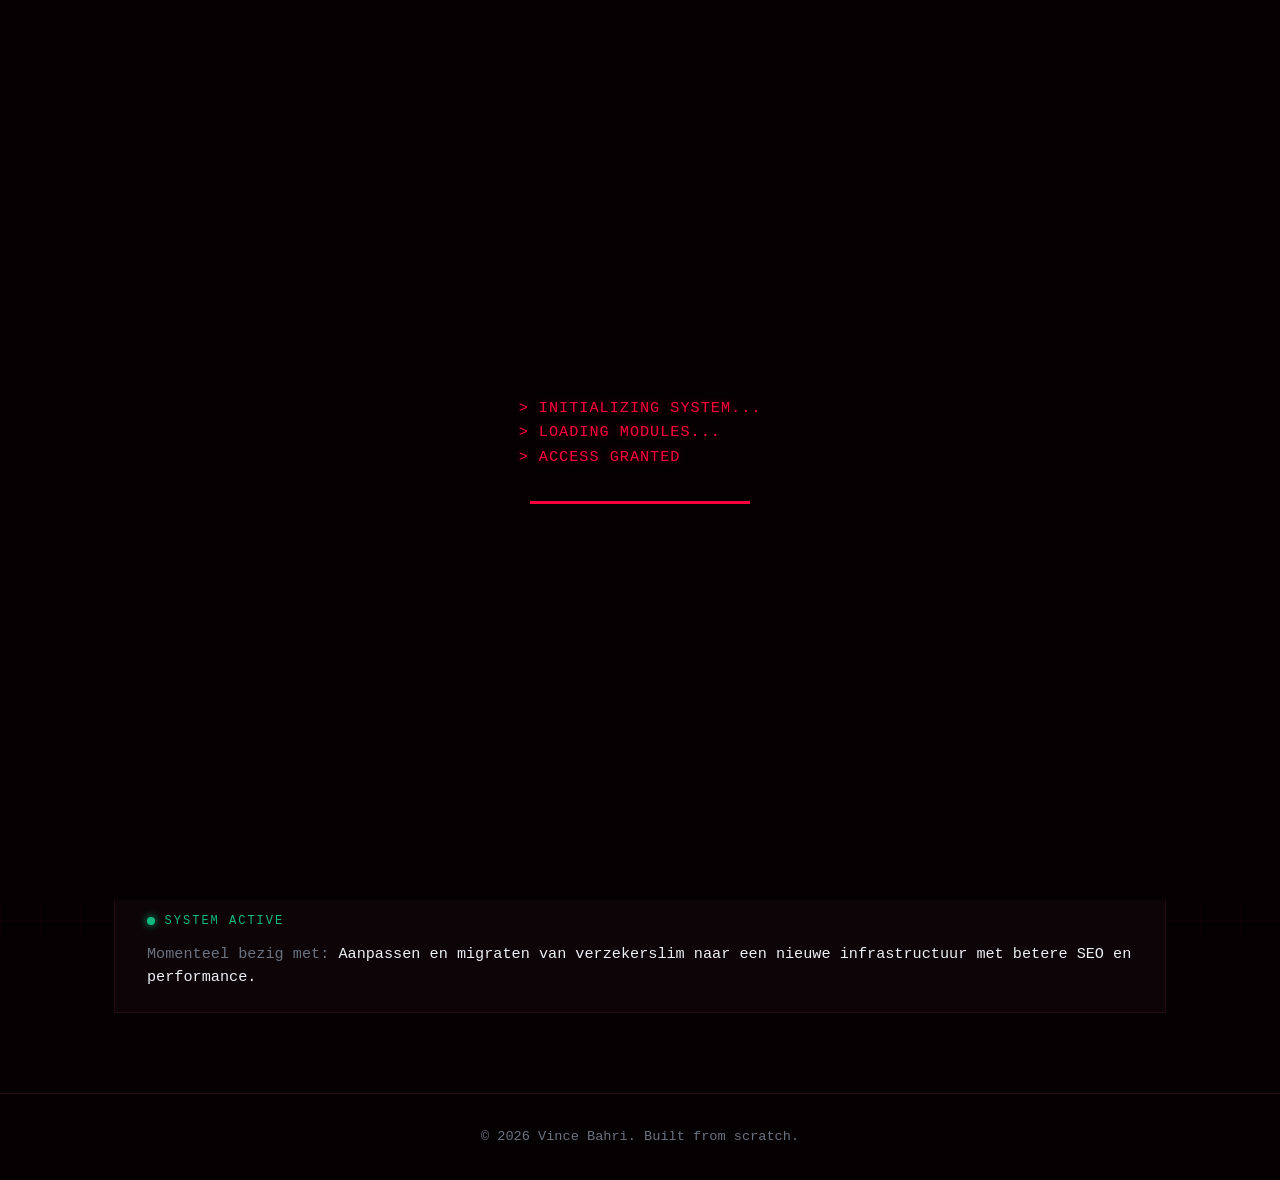
<file: index.html>
<!DOCTYPE html>
<html lang="nl">

<head>
    <title>Vince Bahri</title>
    <meta name="description"
        content="Portfolio van Vince Bahri, Software Engineering student in Paramaribo, Suriname. Gespecialiseerd in frontend, backend en fullstack development.">

    <link rel="icon" href="/img/favicon.png" sizes="32x32" />

    <meta property="og:type" content="website">
    <meta property="og:title" content="Vince Bahri">
    <meta property="og:description"
        content="Software Engineering student gebaseerd in Paramaribo, Suriname. Focus op frontend, backend en fullstack development.">
    <meta property="og:image" content="https://vincemarsidin.github.io/img/og-image.png">
    <meta property="og:image:width" content="1200">
    <meta property="og:image:height" content="630">

    <meta name="twitter:card" content="summary_large_image">
    <meta name="twitter:title" content="Vince Bahri">
    <meta name="twitter:description"
        content="Software Engineering student gebaseerd in Paramaribo, Suriname. Focus op frontend, backend en fullstack development.">
    <meta name="twitter:image" content="https://vincemarsidin.github.io/img/og-image.png">
    <meta name="twitter:image:width" content="1200">
    <meta name="twitter:image:height" content="630">

    <link rel="stylesheet" href="./css/main.css">
</head>

<body>

    <div id="scroll-progress"></div>

    <div id="boot-screen">
        <div class="boot-content">
            <p class="boot-line" data-delay="0">&gt; INITIALIZING SYSTEM...</p>
            <p class="boot-line" data-delay="500">&gt; LOADING MODULES...</p>
            <p class="boot-line" data-delay="1000">&gt; ACCESS GRANTED</p>
        </div>
        <div class="boot-bar">
            <div class="boot-bar-fill"></div>
        </div>
    </div>

    <header class="header-nav">
        <div class="container nav-container">
            <a href="./index.html" class="logo">&lt; vince.dev /&gt;</a>

            <button class="menu-toggle" aria-label="Toggle navigatiemenu" aria-expanded="false">
                <span class="bar"></span>
                <span class="bar"></span>
                <span class="bar"></span>
            </button>

            <nav class="nav-menu">
                <ul class="nav-links">
                    <li><a href="./index.html">Home</a></li>
                    <li><a href="./about.html">About</a></li>
                    <li><a href="./work.html">Work</a></li>
                    <li><a href="./contact.html">Contact</a></li>
                </ul>
            </nav>
        </div>
    </header>

    <main class="container">
        <div class="hero-layout">

            <section class="hero-section">
                <p class="section-label">// 01 — Intro</p>
                <h1 class="glitch" data-text="Hi, ik ben Vince Bahri">Hi, ik ben <span>Vince Bahri</span></h1>
                <p class="hero-subtitle" id="typewriter-text"
                    data-full-text="Een gedreven Software Engineering student gebaseerd in Paramaribo, Suriname met een sterke focus op frontend, backend en fullstack. Ik vind het geweldig om complexe problemen om te zetten in slimme, schaalbare software. Ik ben altijd op zoek naar een uitdagende stage.">
                    Een gedreven Software Engineering student gebasseerd in Paramaribo Suriname met een sterke focus
                    op
                    frontend, backend en fullstack. Ik vind het geweldig om complexe problemen om te zetten in
                    slimme,
                    schaalbare software. Ik ben altijd op zoek naar een uitdagende stage.
                </p>
            </section>

            <section class="hero-image-container">
                <div class="profile-frame">
                    <img src="./img/home/vince-profile.jpg" alt="Vince Arino Bahri" class="profile-img">
                    <div class="profile-telemetry">SYS.LOC // 5.852° N, 55.203° W</div>
                </div>
            </section>

        </div>

        <section class="overview-grid-wrapper">
            <p class="section-label">// 02 — Overview</p>
            <section class="overview-grid">
                <div class="tech-card">
                    <h3 class="card-title">// Wat ik doe</h3>
                    <p>Momenteel studeer ik Software Engineering aan UNASAT en ben ik werkzaam binnen grootschalige
                        klanten service call center Concentrix als IT servicedesk medewerker. Ik analyseer complexe
                        systemen, los hardnekkige technische verstoringen op en optimaliseer infrastructuren waar direct
                        resultaat vereist.</p>
                </div>

                <div class="tech-card">
                    <h3 class="card-title">// Mijn Focus</h3>
                    <p>Mijn prioriteit ligt bij het funderen en onderbouwen van betrouwbare websites en
                        softwaresystemen. Ik
                        focus me op het ontwerpen van een solide logische basis, een schone code-architectuur en het
                        kritisch documenteren van processen, zodat applicaties vanaf de grond af stabiel en schaalbaar
                        worden opgebouwd.</p>
                </div>
            </section>
        </section>

        <section class="current-status-wrapper">
            <p class="section-label">// 03 — Status</p>
            <div class="status-widget">
                <div class="status-indicator">
                    <span class="status-dot"></span>
                    <span class="status-text">SYSTEM ACTIVE</span>
                </div>
                <p class="status-detail">
                    Momenteel bezig met: <span class="status-highlight">Aanpassen en migraten van verzekerslim
                        naar een nieuwe infrastructuur met betere SEO en performance.</span>
                </p>
            </div>
        </section>

    </main>

    <footer>
        <div class="container">
            <p>&copy; 2026 Vince Bahri. Built from scratch.</p>
        </div>
    </footer>

    <button id="back-to-top" aria-label="Terug naar boven">
        <svg viewBox="0 0 24 24" fill="none" stroke="currentColor" stroke-width="2.5" stroke-linecap="round"
            stroke-linejoin="round">
            <path d="M12 19V5M5 12l7-7 7 7" />
        </svg>
    </button>

    <script src="./js/main.js"></script>

    <div id="easter-egg-modal" class="egg-modal">
        <div class="egg-modal-overlay"></div>
        <div class="egg-modal-content">
            <button id="egg-modal-close" class="egg-modal-close" aria-label="Sluiten">&times;</button>
            <p class="egg-modal-label">// ROOT ACCESS GRANTED</p>
            <div class="egg-modal-video-wrapper">
                <iframe id="egg-modal-iframe" src="" title="Easter egg video" frameborder="0"
                    allow="accelerometer; autoplay; clipboard-write; encrypted-media; gyroscope; picture-in-picture"
                    allowfullscreen>
                </iframe>
            </div>
        </div>
    </div>

    <div class="bg-grid"></div>
</body>

</html>
</file>
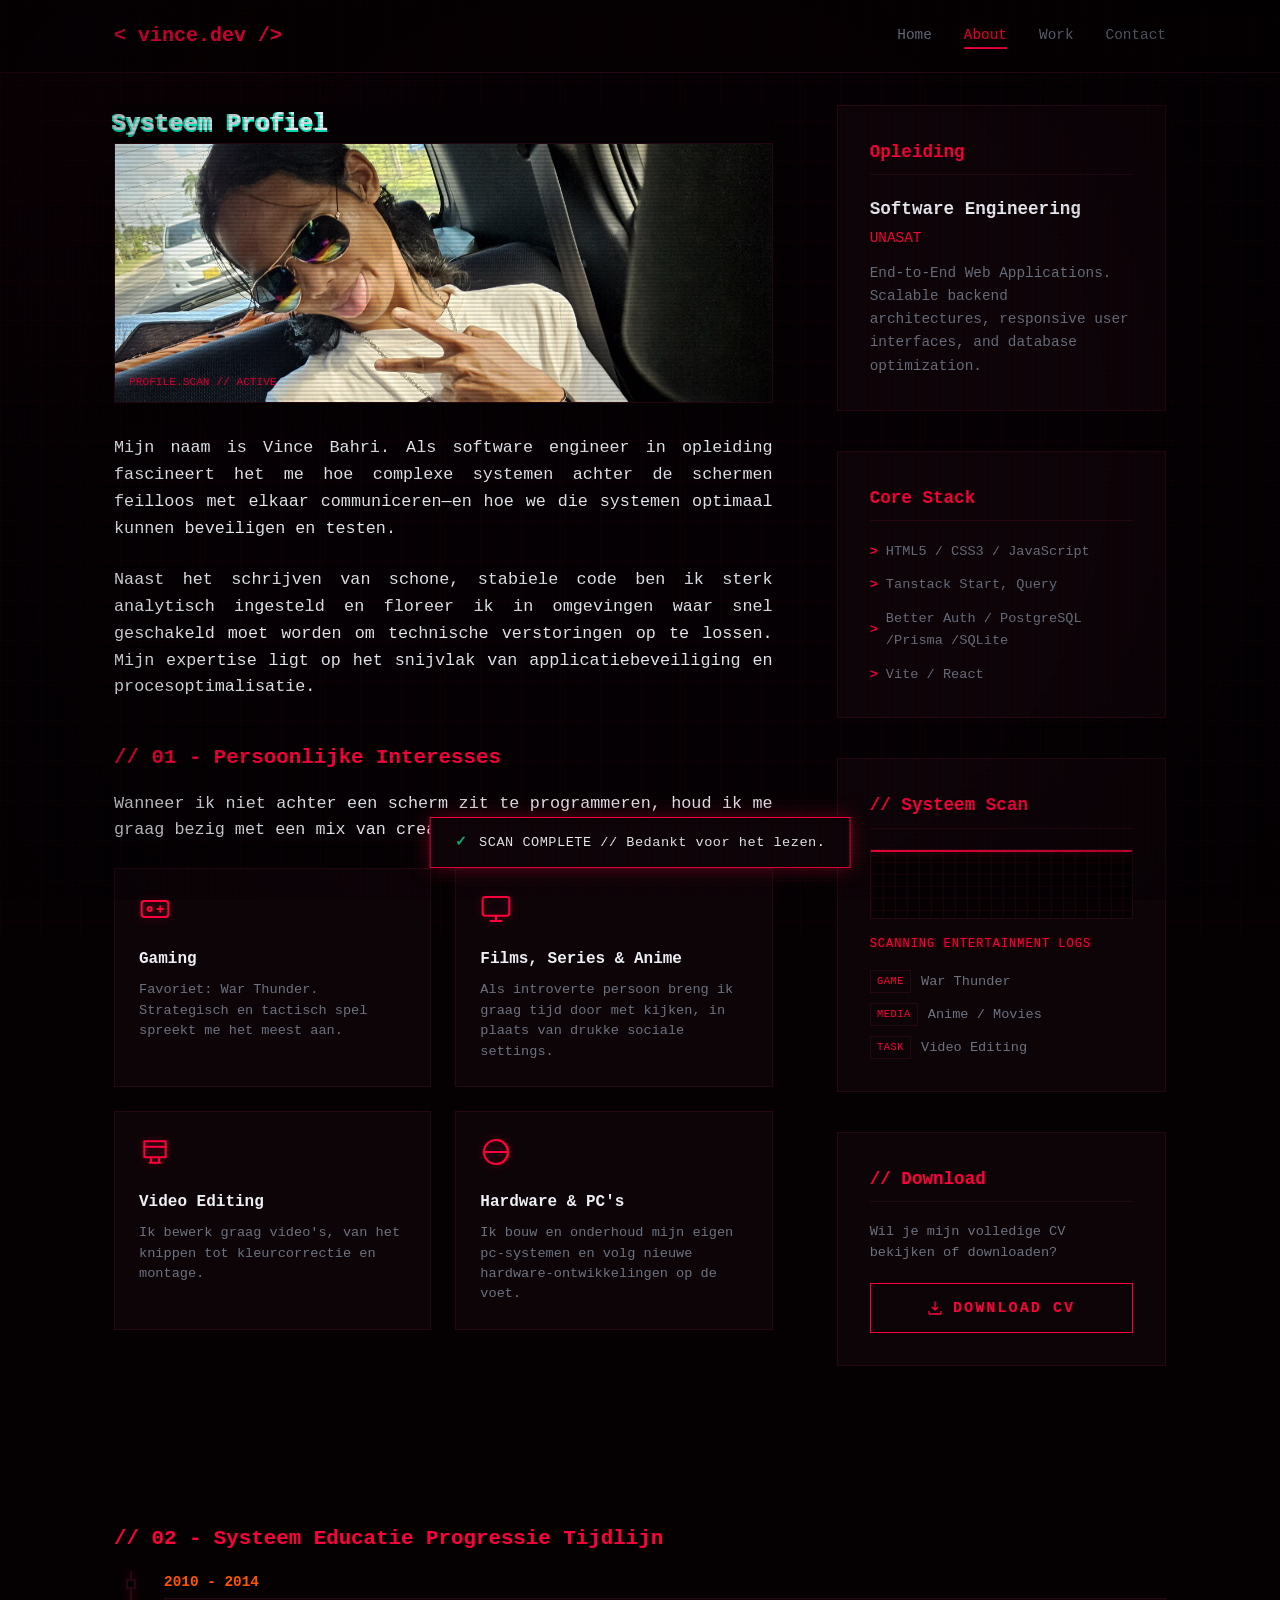
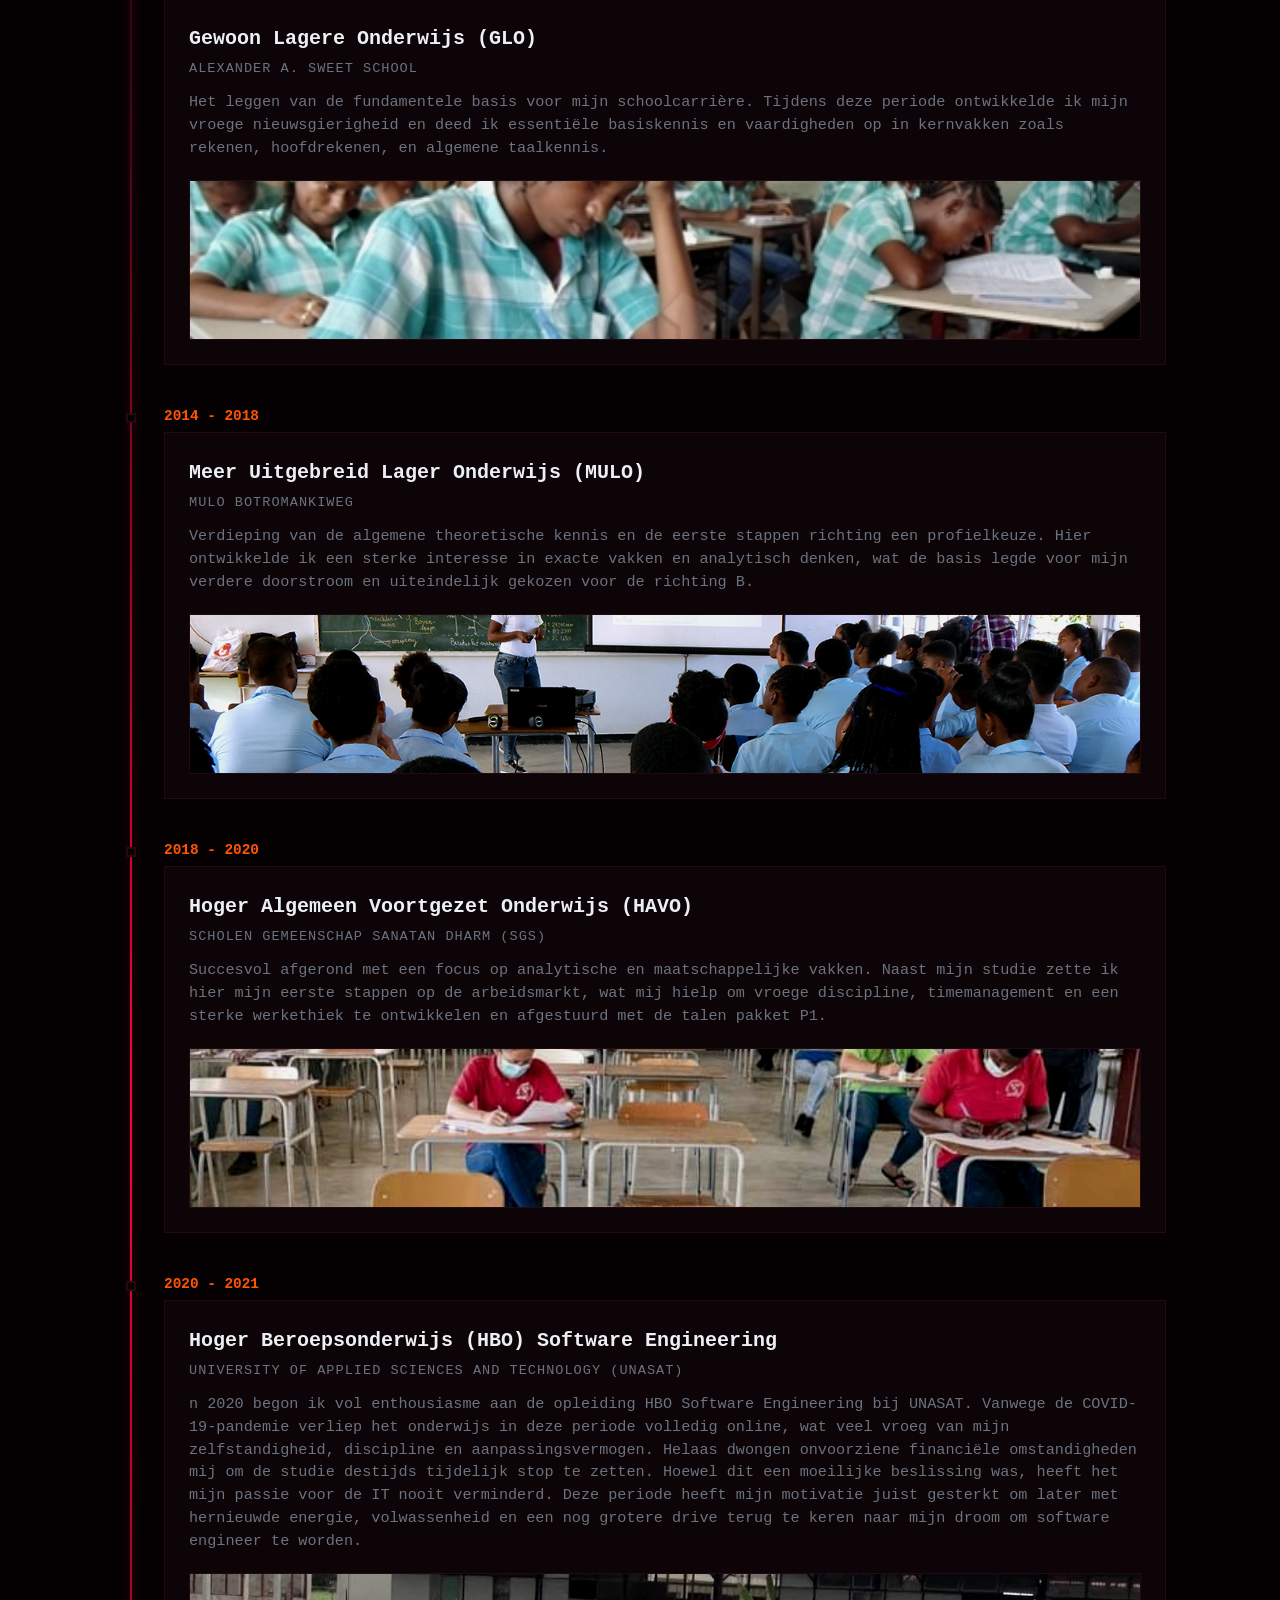
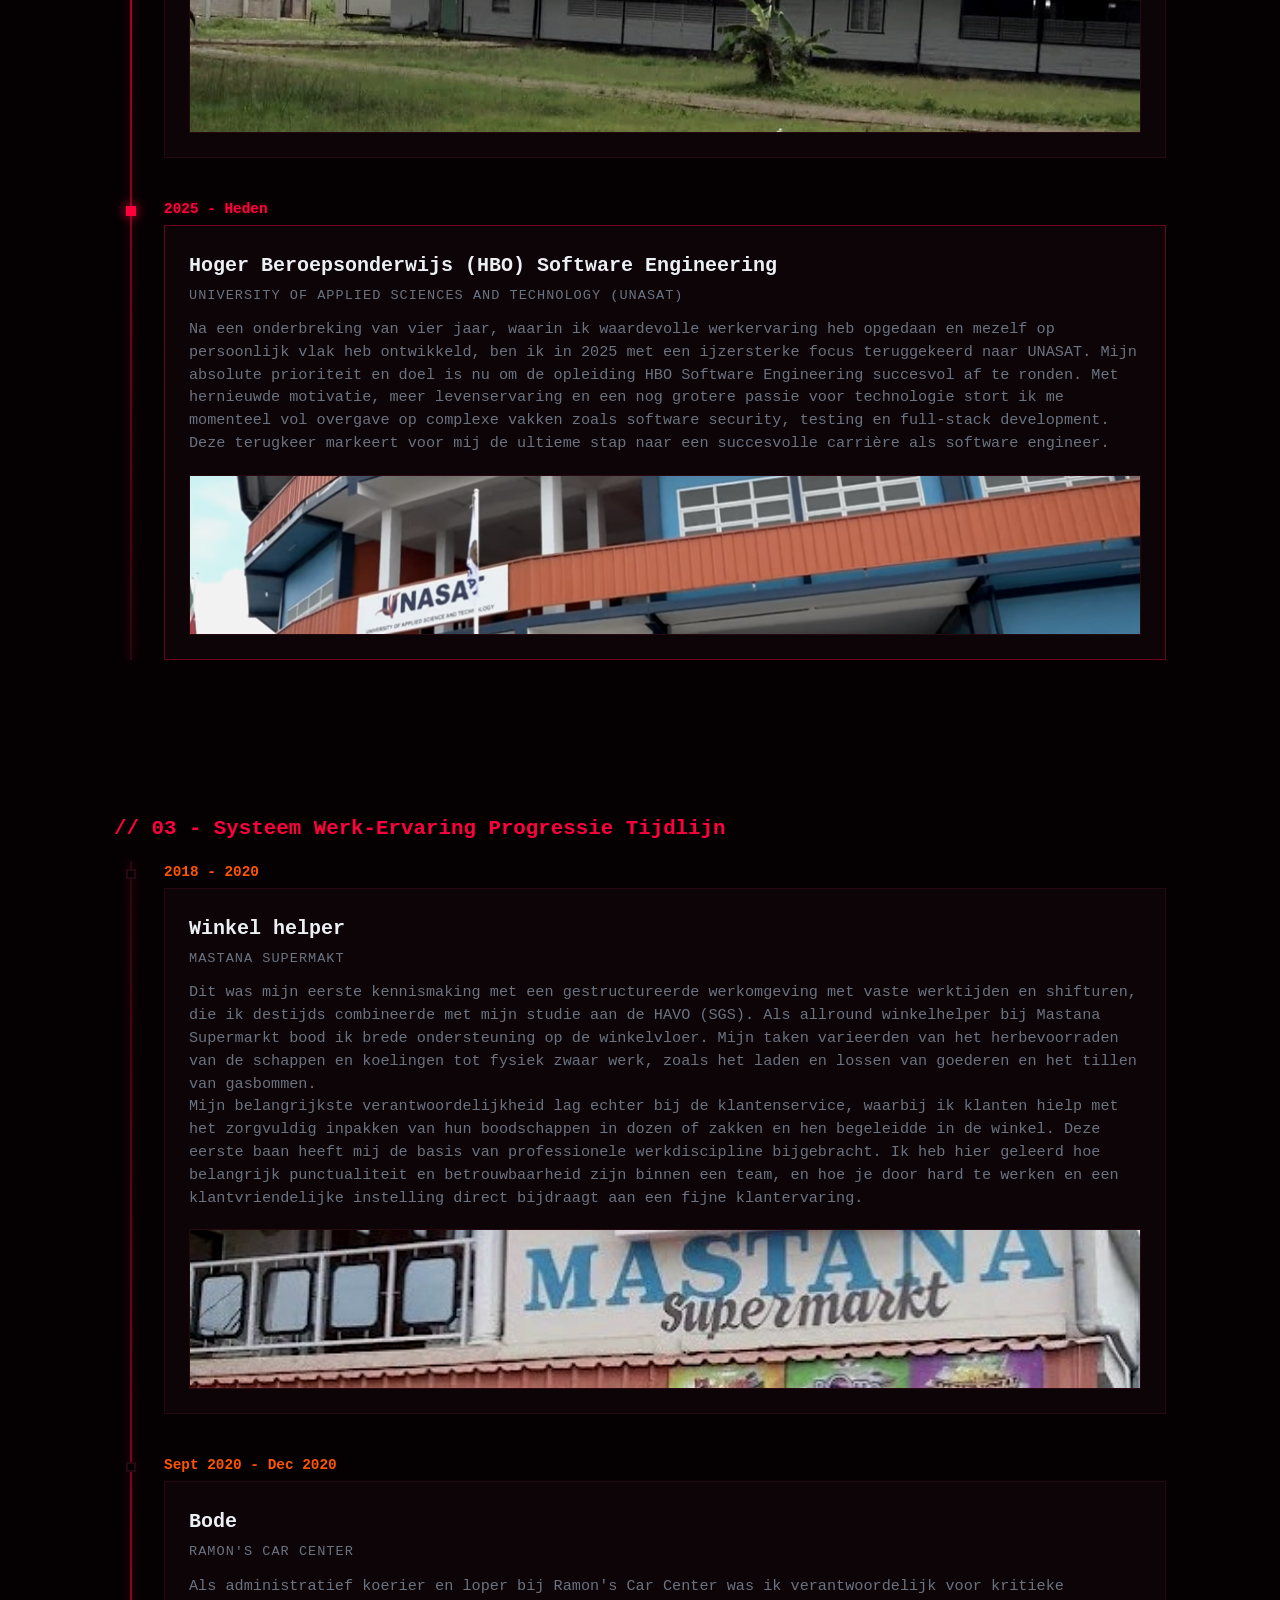
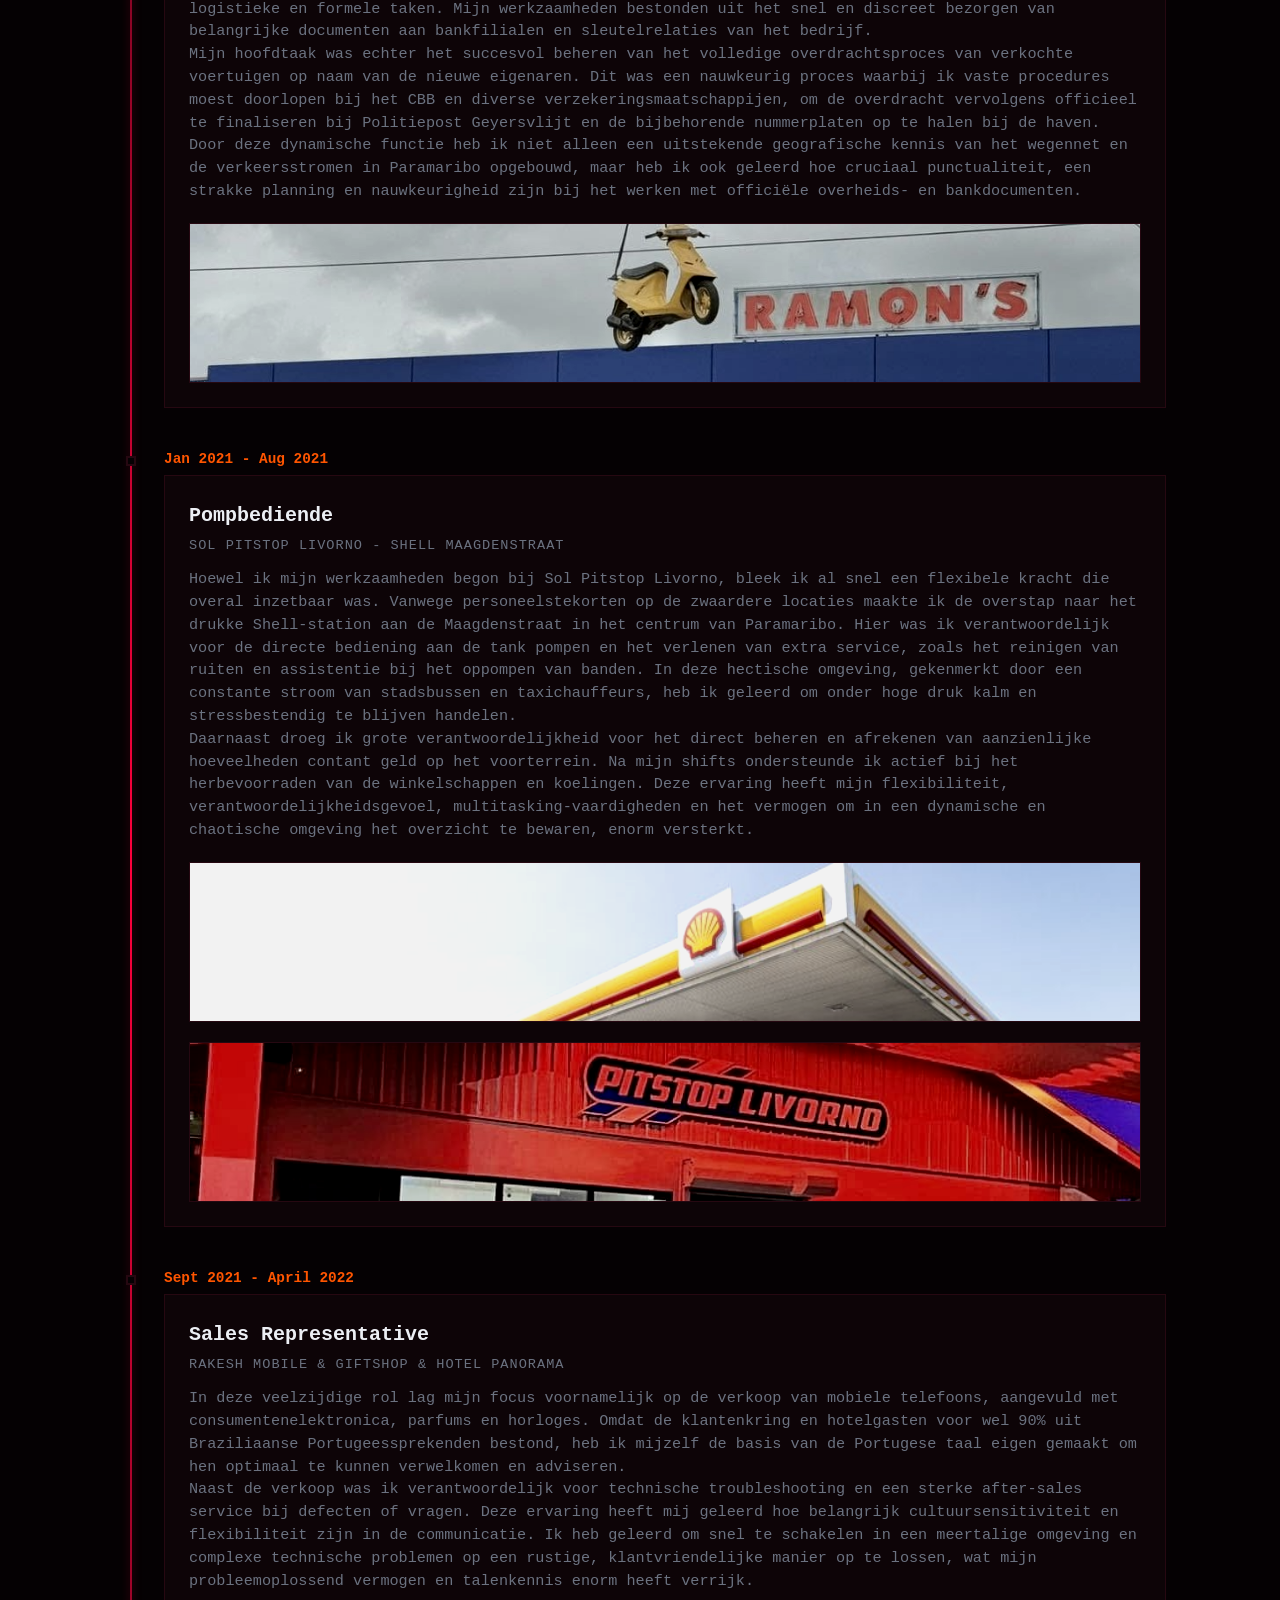
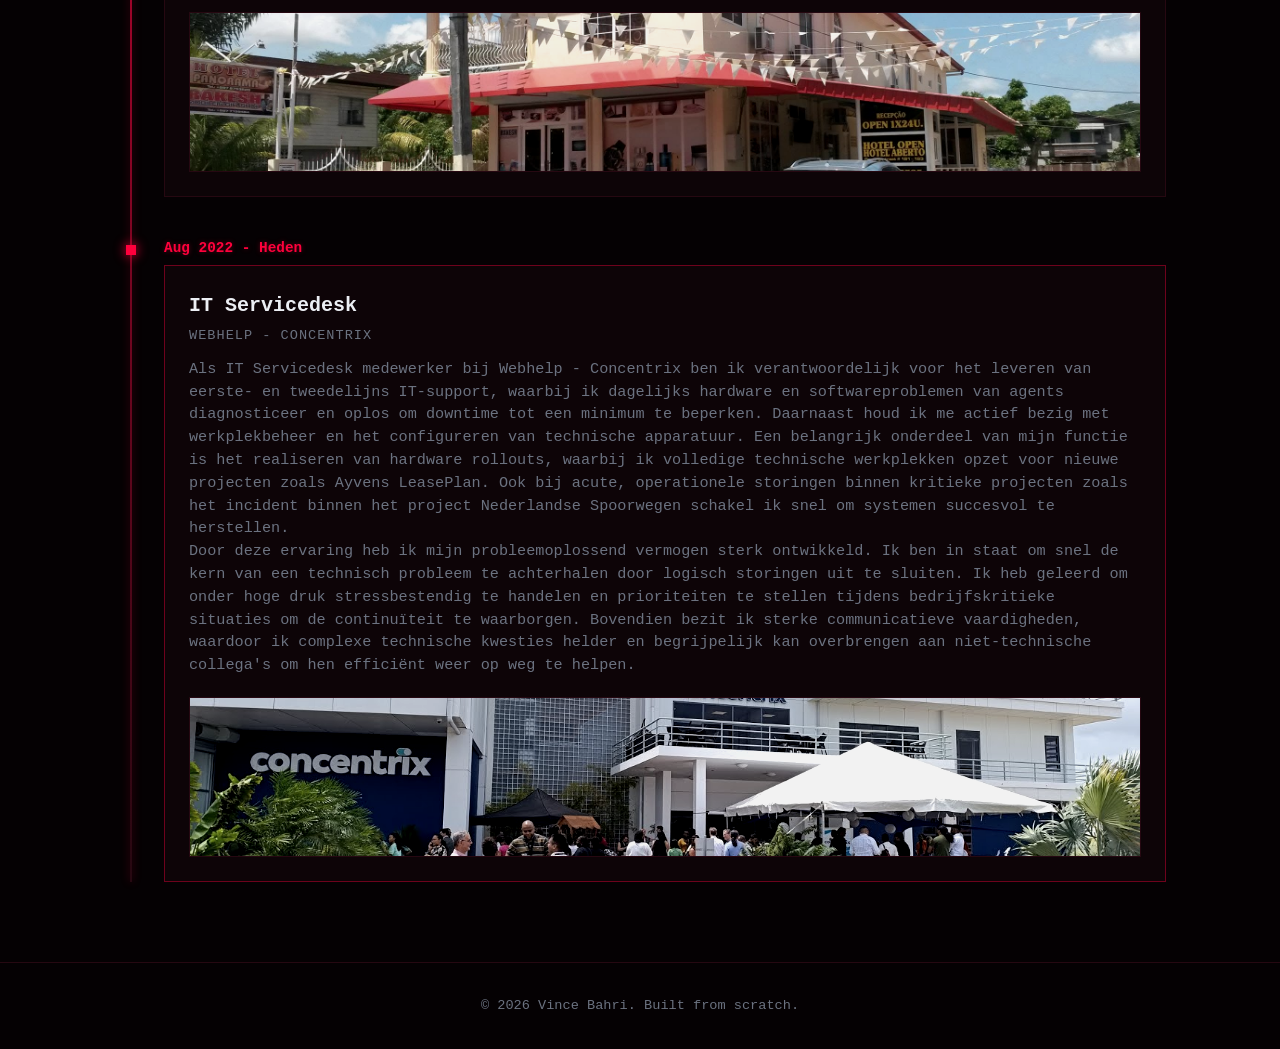
<file: about.html>
<!DOCTYPE html>
<html lang="nl">

<head>
    <title>About • Vince Bahri</title>
    <meta name="description"
        content="Ontdek de achtergrond, opleiding en werkervaring van Vince Bahri, Software Engineering student aan UNASAT.">

    <link rel="icon" href="/img/favicon.png" sizes="32x32" />

    <meta property="og:type" content="website">
    <meta property="og:title" content="About — Vince Bahri">
    <meta property="og:description"
        content="Software Engineering student aan UNASAT. Bekijk mijn achtergrond, opleiding en werkervaring.">
    <meta property="og:image" content="https://vincemarsidin.github.io/img/og-image.png">
    <meta property="og:image:width" content="1200">
    <meta property="og:image:height" content="630">

    <meta name="twitter:card" content="summary_large_image">
    <meta name="twitter:title" content="About — Vince Bahri">
    <meta name="twitter:description"
        content="Software Engineering student aan UNASAT. Bekijk mijn achtergrond, opleiding en werkervaring.">
    <meta name="twitter:image" content="https://vincemarsidin.github.io/img/og-image.png">
    <meta name="twitter:image:width" content="1200">
    <meta name="twitter:image:height" content="630">

    <link rel="stylesheet" href="./css/main.css">
    <link rel="stylesheet" href="./css/about.css">
</head>

<body>

    <div id="scroll-progress"></div>

    <div id="boot-screen">
        <div class="boot-content">
            <p class="boot-line" data-delay="0">&gt; INITIALIZING SYSTEM...</p>
            <p class="boot-line" data-delay="500">&gt; LOADING MODULES...</p>
            <p class="boot-line" data-delay="1000">&gt; ACCESS GRANTED</p>
        </div>
        <div class="boot-bar">
            <div class="boot-bar-fill"></div>
        </div>
    </div>

    <header class="header-nav">
        <div class="container nav-container">
            <a href="./index.html" class="logo">&lt; vince.dev /&gt;</a>

            <button class="menu-toggle" aria-label="Toggle navigatiemenu" aria-expanded="false">
                <span class="bar"></span>
                <span class="bar"></span>
                <span class="bar"></span>
            </button>

            <nav class="nav-menu">
                <ul class="nav-links">
                    <li><a href="./index.html">Home</a></li>
                    <li><a href="./about.html">About</a></li>
                    <li><a href="./work.html">Work</a></li>
                    <li><a href="./contact.html">Contact</a></li>
                </ul>
            </nav>
        </div>
    </header>

    <main class="container about-layout">

        <section class="bio-section">
            <h1 class="glitch" data-text="Systeem Profiel">Systeem <span>Profiel</span></h1>

            <div class="bio-banner">
                <img src="./img/about/about.jpg" alt="Vince Bahri, ontspannen moment" class="bio-img">
                <div class="bio-telemetry">PROFILE.SCAN // ACTIVE</div>
            </div>

            <div class="bio-content">
                <p>
                    Mijn naam is Vince Bahri. Als software engineer in opleiding fascineert het me hoe complexe
                    systemen achter de schermen feilloos met elkaar communiceren—en hoe we die systemen optimaal
                    kunnen
                    beveiligen en testen.
                </p>
                <p>
                    Naast het schrijven van schone, stabiele code ben ik sterk analytisch ingesteld en floreer ik in
                    omgevingen waar snel geschakeld moet worden om technische verstoringen op te lossen. Mijn
                    expertise
                    ligt op het snijvlak van applicatiebeveiliging en procesoptimalisatie.
                </p>

                <h2 class="sub-title">// 01 - Persoonlijke Interesses</h2>
                <p>
                    Wanneer ik niet achter een scherm zit te programmeren, houd ik me graag bezig met een mix van
                    creatieve en ontspannende bezigheden.
                </p>

                <div class="hobby-grid">
                    <div class="hobby-card">
                        <svg class="hobby-icon" viewBox="0 0 24 24" fill="none" stroke="currentColor" stroke-width="1.5"
                            stroke-linecap="round" stroke-linejoin="round">
                            <rect x="2" y="6" width="20" height="12" rx="2" />
                            <circle cx="8" cy="12" r="1.5" />
                            <path d="M16 10v4M14 12h4" />
                        </svg>
                        <h4>Gaming</h4>
                        <p>Favoriet: War Thunder. Strategisch en tactisch spel spreekt me het meest aan.</p>
                    </div>

                    <div class="hobby-card">
                        <svg class="hobby-icon" viewBox="0 0 24 24" fill="none" stroke="currentColor" stroke-width="1.5"
                            stroke-linecap="round" stroke-linejoin="round">
                            <rect x="2" y="3" width="20" height="14" rx="2" />
                            <path d="M8 21h8M12 17v4" />
                        </svg>
                        <h4>Films, Series & Anime</h4>
                        <p>Als introverte persoon breng ik graag tijd door met kijken, in plaats van drukke sociale
                            settings.</p>
                    </div>

                    <div class="hobby-card">
                        <svg class="hobby-icon" viewBox="0 0 24 24" fill="none" stroke="currentColor" stroke-width="1.5"
                            stroke-linecap="round" stroke-linejoin="round">
                            <path d="M4 4h16v12H4z" />
                            <path d="M8 20h8M9 16v4M15 16v4" />
                            <path d="M4 8h16" />
                        </svg>
                        <h4>Video Editing</h4>
                        <p>Ik bewerk graag video's, van het knippen tot kleurcorrectie en montage.</p>
                    </div>

                    <div class="hobby-card">
                        <svg class="hobby-icon" viewBox="0 0 24 24" fill="none" stroke="currentColor" stroke-width="1.5"
                            stroke-linecap="round" stroke-linejoin="round">
                            <circle cx="12" cy="12" r="9" />
                            <path d="M12 3a9 9 0 0 1 0 18M3 12h18" />
                        </svg>
                        <h4>Hardware & PC's</h4>
                        <p>Ik bouw en onderhoud mijn eigen pc-systemen en volg nieuwe hardware-ontwikkelingen op de
                            voet.</p>
                    </div>
                </div>
            </div>
        </section>

        <aside class="sidebar-section">
            <div class="info-block">
                <h3 class="block-title">Opleiding</h3>
                <div class="timeline-item">
                    <h4>Software Engineering</h4>
                    <p class="institution">UNASAT</p>
                    <p class="details">End-to-End Web Applications. Scalable backend architectures, responsive user
                        interfaces, and database
                        optimization.</p>
                </div>
            </div>

            <div class="info-block">
                <h3 class="block-title">Core Stack</h3>
                <ul class="skills-list">
                    <li>HTML5 / CSS3 / JavaScript</li>
                    <li>Tanstack Start, Query</li>
                    <li>Better Auth / PostgreSQL /Prisma /SQLite</li>
                    <li>Vite / React</li>
                </ul>
            </div>

            <div class="info-block scan-block">
                <h3 class="block-title">// Systeem Scan</h3>
                <div class="scanner-widget">
                    <div class="scanner-frame">
                        <div class="scanner-line"></div>
                        <div class="scanner-grid"></div>
                    </div>
                    <p class="scan-status">SCANNING ENTERTAINMENT LOGS<span class="scan-dots"></span></p>
                    <ul class="scan-results">
                        <li><span class="scan-tag">GAME</span> War Thunder</li>
                        <li><span class="scan-tag">MEDIA</span> Anime / Movies</li>
                        <li><span class="scan-tag">TASK</span> Video Editing</li>
                    </ul>
                </div>
            </div>

            <div class="info-block cv-block">
                <h3 class="block-title">// Download</h3>
                <p class="cv-description">Wil je mijn volledige CV bekijken of downloaden?</p>
                <a href="./pdf/cv.pdf" class="submit-btn cv-btn" download>
                    <svg viewBox="0 0 24 24" fill="none" stroke="currentColor" stroke-width="2" stroke-linecap="round"
                        stroke-linejoin="round">
                        <path d="M12 15V3M12 15l-4-4M12 15l4-4" />
                        <path d="M3 17v3a1 1 0 0 0 1 1h16a1 1 0 0 0 1-1v-3" />
                    </svg>
                    Download CV
                </a>
            </div>
        </aside>

        <section class="timeline-section">
            <h2 class="sub-title">// 02 - Systeem Educatie Progressie Tijdlijn</h2>
            <div class="timeline">
                <div class="timeline-item">
                    <div class="timeline-dot"></div>
                    <div class="timeline-date">2010 - 2014</div>
                    <div class="timeline-content">
                        <div class="timeline-text">
                            <h3>Gewoon Lagere Onderwijs (GLO)</h3>
                            <p class="institution">Alexander A. Sweet School</p>
                            <p>Het leggen van de fundamentele basis voor mijn schoolcarrière. Tijdens deze periode
                                ontwikkelde ik mijn vroege nieuwsgierigheid en deed ik essentiële basiskennis en
                                vaardigheden op in kernvakken zoals rekenen, hoofdrekenen, en algemene taalkennis.
                            </p>
                        </div>
                        <div class="timeline-media">
                            <img src="./img/about/glo.jpg" alt="glo" class="timeline-img" loading="lazy">
                        </div>
                    </div>
                </div>


                <div class="timeline-item">
                    <div class="timeline-dot"></div>
                    <div class="timeline-date">2014 - 2018</div>
                    <div class="timeline-content">
                        <div class="timeline-text">
                            <h3>Meer Uitgebreid Lager Onderwijs (MULO)</h3>
                            <p class="institution">Mulo Botromankiweg</p>
                            <p>Verdieping van de algemene theoretische kennis en de eerste stappen richting een
                                profielkeuze. Hier ontwikkelde ik een sterke interesse in exacte vakken en analytisch
                                denken, wat de basis legde voor mijn verdere doorstroom en uiteindelijk gekozen voor de
                                richting B.</p>
                        </div>
                        <div class="timeline-media">
                            <img src="./img/about/mulo.jpg" alt="mulo" class="timeline-img" loading="lazy">
                        </div>
                    </div>
                </div>

                <div class="timeline-item">
                    <div class="timeline-dot"></div>
                    <div class="timeline-date">2018 - 2020</div>
                    <div class="timeline-content">
                        <div class="timeline-text">
                            <h3>Hoger Algemeen Voortgezet Onderwijs (HAVO)</h3>
                            <p class="institution">Scholen Gemeenschap Sanatan Dharm (SGS)</p>
                            <p>Succesvol afgerond met een focus op analytische en maatschappelijke vakken. Naast mijn
                                studie zette ik hier mijn eerste stappen op de arbeidsmarkt, wat mij hielp om vroege
                                discipline, timemanagement en een sterke werkethiek te ontwikkelen en afgestuurd met de
                                talen pakket P1.</p>
                        </div>
                        <div class="timeline-media">
                            <img src="./img/about/sgs.jpg" alt="sgs" class="timeline-img" loading="lazy">
                        </div>
                    </div>
                </div>

                <div class="timeline-item">
                    <div class="timeline-dot"></div>
                    <div class="timeline-date">2020 - 2021</div>
                    <div class="timeline-content">
                        <div class="timeline-text">
                            <h3>Hoger Beroepsonderwijs (HBO) Software Engineering</h3>
                            <p class="institution">University of Applied Sciences and Technology (UNASAT)</p>
                            <p>n 2020 begon ik vol enthousiasme aan de opleiding HBO Software Engineering bij UNASAT.
                                Vanwege de COVID-19-pandemie verliep het onderwijs in deze periode volledig online, wat
                                veel vroeg van mijn zelfstandigheid, discipline en aanpassingsvermogen. Helaas dwongen
                                onvoorziene financiële omstandigheden mij om de studie destijds tijdelijk stop te
                                zetten. Hoewel dit een moeilijke beslissing was, heeft het mijn passie voor de IT nooit
                                verminderd. Deze periode heeft mijn motivatie juist gesterkt om later met hernieuwde
                                energie, volwassenheid en een nog grotere drive terug te keren naar mijn droom om
                                software engineer te worden.</p>
                        </div>
                        <div class="timeline-media">
                            <img src="./img/about/natin.jpg" alt="natin" class="timeline-img" loading="lazy">
                        </div>
                    </div>
                </div>

                <div class="timeline-item active-milestone">
                    <div class="timeline-dot"></div>
                    <div class="timeline-date">2025 - Heden</div>
                    <div class="timeline-content">
                        <div class="timeline-text">
                            <h3>Hoger Beroepsonderwijs (HBO) Software Engineering</h3>
                            <p class="institution">University of Applied Sciences and Technology (UNASAT)</p>
                            <p>Na een onderbreking van vier jaar, waarin ik waardevolle werkervaring heb opgedaan en
                                mezelf op persoonlijk vlak heb ontwikkeld, ben ik in 2025 met een ijzersterke focus
                                teruggekeerd naar UNASAT. Mijn absolute prioriteit en doel is nu om de opleiding HBO
                                Software Engineering succesvol af te ronden. Met hernieuwde motivatie, meer
                                levenservaring en een nog grotere passie voor technologie stort ik me momenteel vol
                                overgave op complexe vakken zoals software security, testing en full-stack development.
                                Deze terugkeer markeert voor mij de ultieme stap naar een succesvolle carrière als
                                software engineer.</p>
                        </div>
                        <div class="timeline-media">
                            <img src="./img/about/unasat.jpg" alt="UNASAT" class="timeline-img" loading="lazy">
                        </div>
                    </div>
                </div>
            </div>
        </section>


        <section class="timeline-section">
            <h2 class="sub-title">// 03 - Systeem Werk-Ervaring Progressie Tijdlijn</h2>
            <div class="timeline">
                <div class="timeline-item">
                    <div class="timeline-dot"></div>
                    <div class="timeline-date">2018 - 2020</div>
                    <div class="timeline-content">
                        <div class="timeline-text">
                            <h3>Winkel helper</h3>
                            <p class="institution">Mastana supermakt</p>
                            <p>Dit was mijn eerste kennismaking met een gestructureerde werkomgeving met vaste
                                werktijden en shifturen, die ik destijds combineerde met mijn studie aan de HAVO (SGS).
                                Als allround winkelhelper bij Mastana Supermarkt bood ik brede ondersteuning op de
                                winkelvloer. Mijn taken varieerden van het herbevoorraden van de schappen en koelingen
                                tot fysiek zwaar werk, zoals het laden en lossen van goederen en het tillen van
                                gasbommen.
                            </p>
                            <p>
                                Mijn belangrijkste verantwoordelijkheid lag echter bij de
                                klantenservice, waarbij ik klanten hielp met het zorgvuldig inpakken van hun
                                boodschappen in dozen of zakken en hen begeleidde in de winkel. Deze eerste baan heeft
                                mij de basis van professionele werkdiscipline bijgebracht. Ik heb hier geleerd hoe
                                belangrijk punctualiteit en betrouwbaarheid zijn binnen een team, en hoe je door hard te
                                werken en een klantvriendelijke instelling direct bijdraagt aan een fijne klantervaring.
                            </p>
                        </div>
                        <div class="timeline-media">
                            <img src="./img/about/mastana.jpg" alt="Mastana supermakt" class="timeline-img"
                                loading="lazy">
                        </div>
                    </div>
                </div>

                <div class="timeline-item">
                    <div class="timeline-dot"></div>
                    <div class="timeline-date">Sept 2020 - Dec 2020</div>
                    <div class="timeline-content">
                        <div class="timeline-text">
                            <h3>Bode</h3>
                            <p class="institution">Ramon's car center</p>
                            <p>Als administratief koerier en loper bij Ramon's Car Center was ik verantwoordelijk voor
                                kritieke logistieke en formele taken. Mijn werkzaamheden bestonden uit het snel en
                                discreet bezorgen van belangrijke documenten aan bankfilialen en sleutelrelaties van het
                                bedrijf.
                            </p>
                            <p>
                                Mijn hoofdtaak was echter het succesvol beheren van het volledige
                                overdrachtsproces van verkochte voertuigen op naam van de nieuwe eigenaren. Dit was een
                                nauwkeurig proces waarbij ik vaste procedures moest doorlopen bij het CBB en diverse
                                verzekeringsmaatschappijen, om de overdracht vervolgens officieel te finaliseren bij
                                Politiepost Geyersvlijt en de bijbehorende nummerplaten op te halen bij de haven. Door
                                deze dynamische functie heb ik niet alleen een uitstekende geografische kennis van het
                                wegennet en de verkeersstromen in Paramaribo opgebouwd, maar heb ik ook geleerd hoe
                                cruciaal punctualiteit, een strakke planning en nauwkeurigheid zijn bij het werken met
                                officiële overheids- en bankdocumenten.</p>
                        </div>
                        <div class="timeline-media">
                            <img src="./img/about/ramons.jpg" alt="Ramon's car center" class="timeline-img"
                                loading="lazy">
                        </div>
                    </div>
                </div>

                <div class="timeline-item">
                    <div class="timeline-dot"></div>
                    <div class="timeline-date">Jan 2021 - Aug 2021</div>
                    <div class="timeline-content">
                        <div class="timeline-text">
                            <h3>Pompbediende</h3>
                            <p class="institution">Sol Pitstop Livorno - Shell Maagdenstraat</p>
                            <p>Hoewel ik mijn werkzaamheden begon bij Sol Pitstop Livorno, bleek ik al snel een
                                flexibele kracht
                                die overal inzetbaar was. Vanwege personeelstekorten op de zwaardere locaties maakte ik
                                de overstap naar het drukke Shell-station aan de Maagdenstraat in het centrum van
                                Paramaribo.
                                Hier was ik verantwoordelijk voor de directe bediening aan de tank pompen en het
                                verlenen van
                                extra service, zoals het reinigen van ruiten en assistentie bij het oppompen van banden.
                                In
                                deze hectische omgeving, gekenmerkt
                                door een constante stroom van stadsbussen en taxichauffeurs, heb ik geleerd om onder
                                hoge druk kalm en stressbestendig te blijven handelen.
                            </p>
                            <p>
                                Daarnaast droeg ik grote verantwoordelijkheid voor het direct beheren en afrekenen van
                                aanzienlijke hoeveelheden contant geld op het voorterrein. Na mijn shifts ondersteunde
                                ik actief bij het herbevoorraden van de winkelschappen en koelingen. Deze ervaring
                                heeft mijn flexibiliteit, verantwoordelijkheidsgevoel, multitasking-vaardigheden en het
                                vermogen om in een dynamische en chaotische omgeving het overzicht te bewaren, enorm
                                versterkt.
                            </p>
                            </p>
                        </div>
                        <div class="timeline-media">
                            <img src="./img/about/shell.jpg" alt="Shell Maagdenstraat" class="timeline-img"
                                loading="lazy">
                        </div>
                        <div class="timeline-media">
                            <img src="./img/about/sol.jpg" alt="Sol Pitstop Livorno" class="timeline-img"
                                loading="lazy">
                        </div>
                    </div>
                </div>

                <div class="timeline-item">
                    <div class="timeline-dot"></div>
                    <div class="timeline-date">Sept 2021 - April 2022</div>
                    <div class="timeline-content">
                        <div class="timeline-text">
                            <h3>Sales Representative</h3>
                            <p class="institution">Rakesh Mobile & Giftshop & Hotel Panorama</p>
                            <p>In deze veelzijdige rol lag mijn focus voornamelijk op de verkoop van mobiele telefoons,
                                aangevuld met consumentenelektronica, parfums en horloges. Omdat de klantenkring en
                                hotelgasten voor wel 90% uit Braziliaanse Portugeessprekenden bestond, heb ik mijzelf de
                                basis van de Portugese taal eigen gemaakt om hen optimaal te kunnen verwelkomen en
                                adviseren.</p>
                            <p>Naast de verkoop was ik verantwoordelijk voor technische troubleshooting
                                en
                                een sterke after-sales service bij defecten of vragen. Deze ervaring heeft mij geleerd
                                hoe belangrijk cultuursensitiviteit en flexibiliteit zijn in de communicatie. Ik heb
                                geleerd om snel te schakelen in een meertalige omgeving en complexe technische problemen
                                op een rustige, klantvriendelijke manier op te lossen, wat mijn probleemoplossend
                                vermogen en talenkennis enorm heeft verrijk.</p>
                        </div>
                        <div class="timeline-media">
                            <img src="./img/about/rakesh.jpg" alt="Rakesh Mobile & Giftshop" class="timeline-img"
                                loading="lazy">
                        </div>
                    </div>
                </div>

                <div class="timeline-item active-milestone">
                    <div class="timeline-dot"></div>
                    <div class="timeline-date">Aug 2022 - Heden</div>
                    <div class="timeline-content">
                        <div class="timeline-text">
                            <h3>IT Servicedesk</h3>
                            <p class="institution">Webhelp - Concentrix</p>
                            <p>Als IT Servicedesk medewerker bij Webhelp - Concentrix ben ik verantwoordelijk
                                voor
                                het
                                leveren van eerste- en tweedelijns IT-support, waarbij ik dagelijks hardware en
                                softwareproblemen van agents diagnosticeer en oplos om downtime tot een minimum
                                te
                                beperken.
                                Daarnaast houd ik me actief bezig met werkplekbeheer en het configureren van
                                technische
                                apparatuur. Een belangrijk onderdeel van mijn functie is het realiseren van
                                hardware
                                rollouts,
                                waarbij ik volledige technische werkplekken opzet voor nieuwe projecten
                                zoals Ayvens LeasePlan. Ook bij acute, operationele storingen binnen kritieke
                                projecten
                                zoals het incident binnen het project Nederlandse Spoorwegen schakel ik snel om
                                systemen
                                succesvol te herstellen.
                            </p>
                            <p>Door deze ervaring heb ik mijn probleemoplossend vermogen sterk ontwikkeld. Ik ben in
                                staat
                                om snel de kern van een technisch probleem te achterhalen door logisch storingen uit
                                te
                                sluiten. Ik heb geleerd om onder hoge druk stressbestendig te handelen en
                                prioriteiten
                                te
                                stellen tijdens bedrijfskritieke situaties om de continuïteit te waarborgen.
                                Bovendien
                                bezit
                                ik sterke communicatieve vaardigheden, waardoor ik complexe technische kwesties
                                helder
                                en
                                begrijpelijk kan overbrengen aan niet-technische collega's om hen efficiënt weer
                                op
                                weg
                                te
                                helpen.</p>
                        </div>
                        <div class="timeline-media">
                            <img src="./img/about/concentrix.jpg" alt="Concentrix IT servicedesk werkplek"
                                class="timeline-img" loading="lazy">
                        </div>
                    </div>
                </div>
            </div>
        </section>
    </main>

    <footer>
        <div class="container">
            <p>&copy; 2026 Vince Bahri. Built from scratch.</p>
        </div>
    </footer>

    <button id="back-to-top" aria-label="Terug naar boven">
        <svg viewBox="0 0 24 24" fill="none" stroke="currentColor" stroke-width="2.5" stroke-linecap="round"
            stroke-linejoin="round">
            <path d="M12 19V5M5 12l7-7 7 7" />
        </svg>
    </button>

    <div id="read-complete-toast" class="toast">
        <span class="toast-icon">✓</span>
        <span class="toast-text">SCAN COMPLETE // Bedankt voor het lezen.</span>
    </div>

    <script src="./js/main.js"></script>

    <div id="easter-egg-modal" class="egg-modal">
        <div class="egg-modal-overlay"></div>
        <div class="egg-modal-content">
            <button id="egg-modal-close" class="egg-modal-close" aria-label="Sluiten">&times;</button>
            <p class="egg-modal-label">// ROOT ACCESS GRANTED</p>
            <div class="egg-modal-video-wrapper">
                <iframe id="egg-modal-iframe" src="" title="Easter egg video" frameborder="0"
                    allow="accelerometer; autoplay; clipboard-write; encrypted-media; gyroscope; picture-in-picture"
                    allowfullscreen>
                </iframe>
            </div>
        </div>
    </div>

</body>

<div class="bg-grid"></div>

</html>
</file>
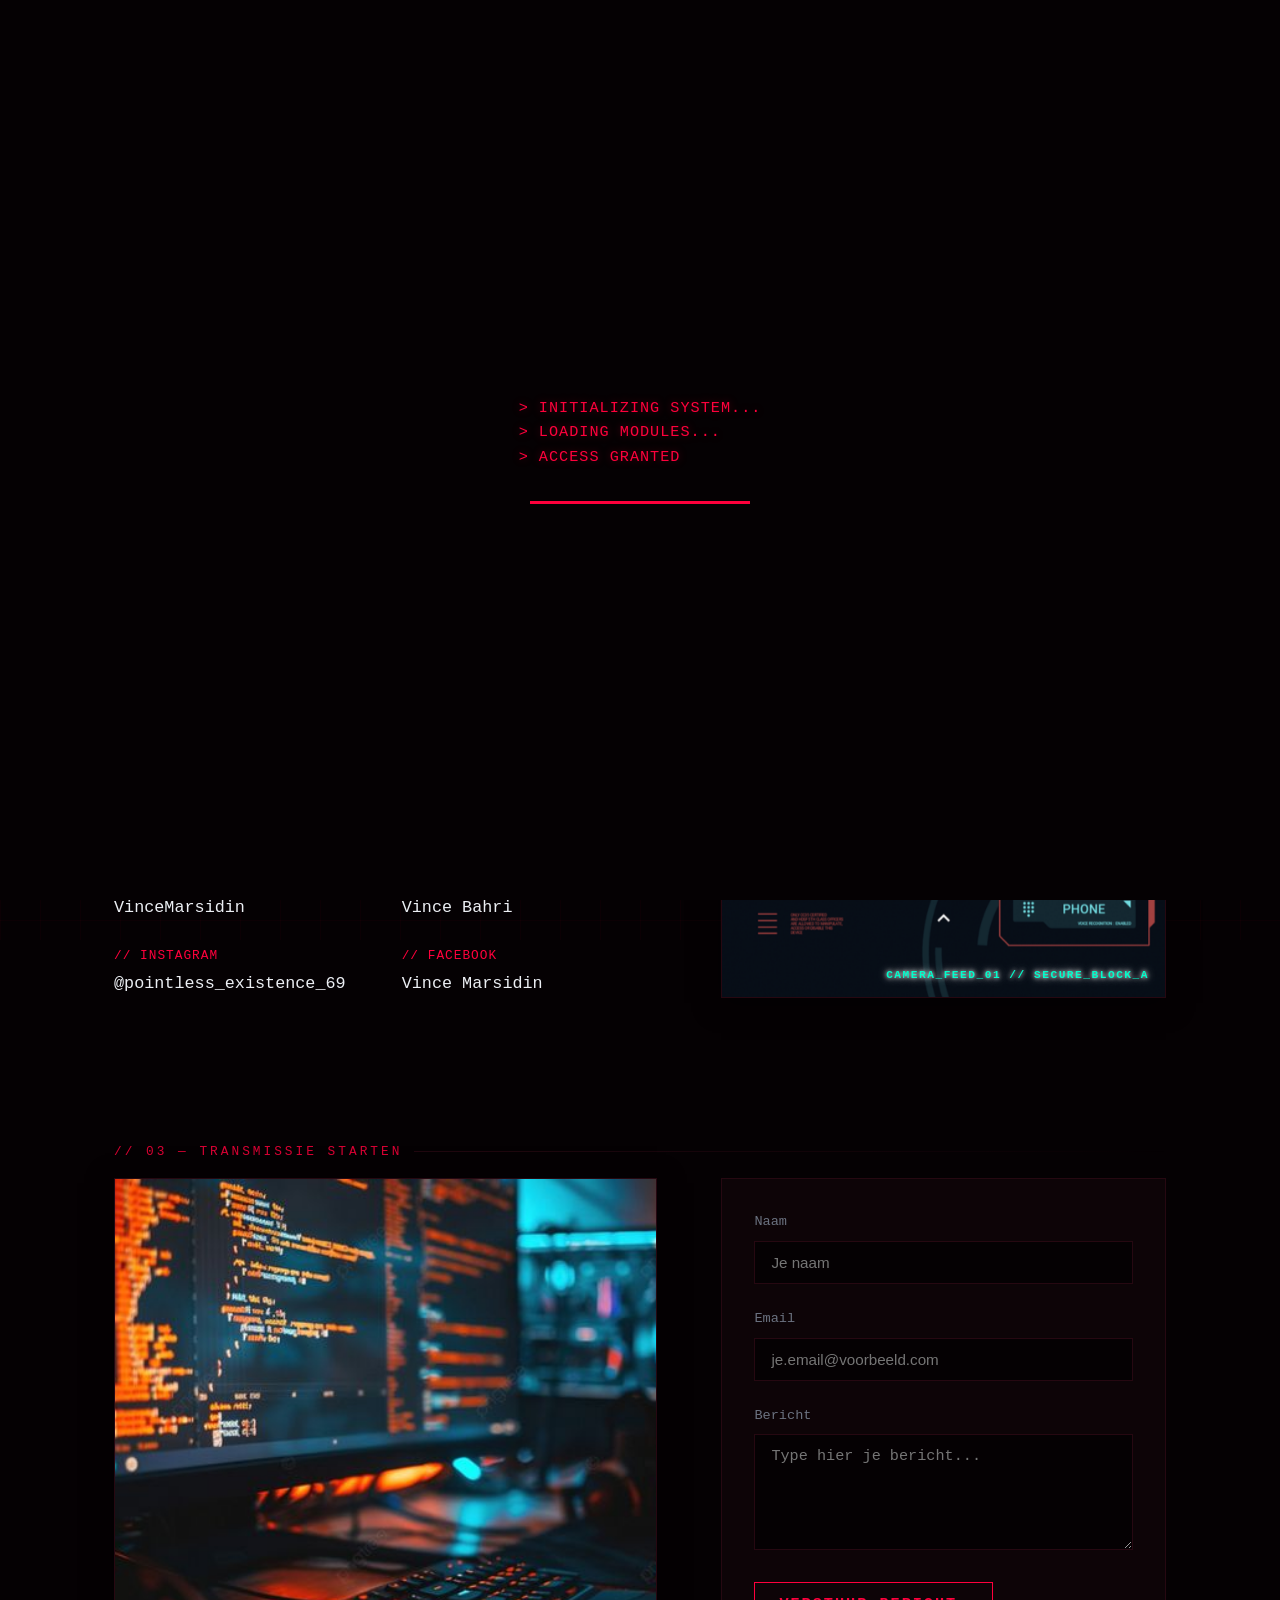
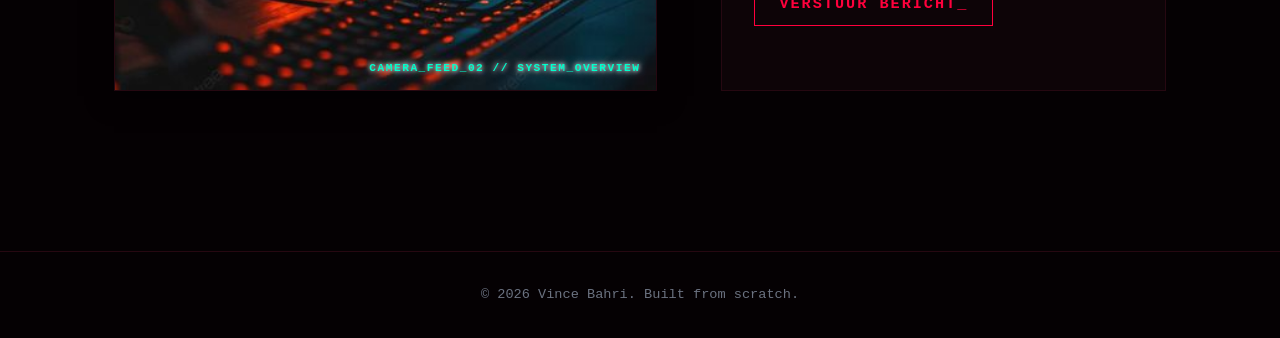
<file: contact.html>
<!DOCTYPE html>
<html lang="nl">

<head>
    <title>Contact • Vince Bahri</title>
    <meta name="description" content="Neem contact op met Vince Bahri voor projecten, samenwerking of een stageplek.">

    <link rel="icon" href="/img/favicon.png" sizes="32x32" />

    <meta property="og:type" content="website">
    <meta property="og:title" content="Contact — Vince Bahri">
    <meta property="og:description"
        content="Neem contact op met Vince Bahri voor projecten, samenwerking of een stageplek.">
    <meta property="og:image" content="https://vincemarsidin.github.io/img/og-image.png">
    <meta property="og:image:width" content="1200">
    <meta property="og:image:height" content="630">

    <meta name="twitter:card" content="summary_large_image">
    <meta name="twitter:title" content="Contact — Vince Bahri">
    <meta name="twitter:description"
        content="Neem contact op met Vince Bahri voor projecten, samenwerking of een stageplek.">
    <meta name="twitter:image" content="https://vincemarsidin.github.io/img/og-image.png">
    <meta name="twitter:image:width" content="1200">
    <meta name="twitter:image:height" content="630">

    <link rel="stylesheet" href="./css/main.css">
    <link rel="stylesheet" href="./css/contact.css">
</head>

<body>

    <div id="scroll-progress"></div>

    <div id="boot-screen">
        <div class="boot-content">
            <p class="boot-line" data-delay="0">&gt; INITIALIZING SYSTEM...</p>
            <p class="boot-line" data-delay="500">&gt; LOADING MODULES...</p>
            <p class="boot-line" data-delay="1000">&gt; ACCESS GRANTED</p>
        </div>
        <div class="boot-bar">
            <div class="boot-bar-fill"></div>
        </div>
    </div>

    <header class="header-nav">
        <div class="container nav-container">
            <a href="./index.html" class="logo">&lt; vince.dev /&gt;</a>

            <button class="menu-toggle" aria-label="Toggle navigatiemenu" aria-expanded="false">
                <span class="bar"></span>
                <span class="bar"></span>
                <span class="bar"></span>
            </button>

            <nav class="nav-menu">
                <ul class="nav-links">
                    <li><a href="./index.html">Home</a></li>
                    <li><a href="./about.html">About</a></li>
                    <li><a href="./work.html">Work</a></li>
                    <li><a href="./contact.html">Contact</a></li>
                </ul>
            </nav>
        </div>
    </header>



    <main class="container contact-layout">

        <section class="contact-row-wrapper">
            <p class="section-label">// 01 — Start Connectie</p>
            <div class="contact-row">
                <section class="contact-info">
                    <h1 class="glitch" data-text="Start een Connectie">Start een <span>Connectie</span></h1>
                    <p class="contact-subtitle">
                        Heb je een specifieke vraag over een van mijn projecten, wil je diepgaand sparren over de
                        uitgangspunten voor het ontwerpen en onderbouwen van stabiele, veilige en schaalbare
                        softwaresystemen, of ben je simpelweg op zoek naar een gedreven aankomend software engineer om
                        je
                        professionele netwerk mee te versterken? Of je nu een uitdagende stageplek hebt binnen jouw
                        organisatie, een complex technisch vraagstuk wilt analyseren, of van gedachten wilt wisselen
                        over
                        robuuste architecturen, testing en moderne ontwikkelmethodieken: de verbinding staat open. Laat
                        een
                        bericht achter via het onderstaande terminalformulier of maak direct contact via een van mijn
                        actieve communicatiekanalen
                    </p>
                    <div class="contact-media">
                        <img src="./img/contact/contact.jpg" alt="Neon verlichte serverruimte, sfeerbeeld"
                            class="contact-img" loading="lazy">
                        <div class="contact-telemetry">PING.EST // SECURE_LINE_820 // ACTIVE</div>
                    </div>
                    <div class="info-channels">
                        <div class="info-grid">
                            <div class="info-item">
                                <span class="info-label">// Email</span>
                                <a href="mailto:v.bahri@unasat.sr" class="info-link">v.bahri@unasat.sr</a>
                            </div>
                            <div class="info-item">
                                <span class="info-label">// Telefoon</span>
                                <a href="tel:+597123456" class="info-link">+597 866-9443</a>
                            </div>
                            <div class="info-item">
                                <span class="info-label">// GitHub</span>
                                <a href="https://github.com/VinceMarsidin" class="info-link" target="_blank"
                                    rel="noopener">VinceMarsidin</a>
                            </div>
                            <div class="info-item">
                                <span class="info-label">// LinkedIn</span>
                                <a href="https://www.linkedin.com/in/vince-marsidin-b8bb87422/" class="info-link"
                                    target="_blank" rel="noopener">Vince Bahri</a>
                            </div>
                            <div class="info-item">
                                <span class="info-label">// Instagram</span>
                                <a href="https://www.instagram.com/pointless_existence_69/" class="info-link"
                                    target="_blank" rel="noopener">@pointless_existence_69</a>
                            </div>
                            <div class="info-item">
                                <span class="info-label">// Facebook</span>
                                <a href="https://www.facebook.com/vince.marsidin" class="info-link" target="_blank"
                                    rel="noopener">Vince Marsidin</a>
                            </div>
                        </div>
                    </div>
                </section>

                <section class="contact-picture-large">
                    <div class="cyber-image-frame">
                        <img src="./img/contact/deal.jpg" alt="Close-up van tech-hardware en kabels" class="cyber-img"
                            loading="lazy">
                        <div class="cyber-image-telemetry">CAMERA_FEED_01 // SECURE_BLOCK_A</div>
                    </div>
                </section>
            </div>
        </section>

        <section class="contact-row-wrapper">
            <p class="section-label">// 03 — Transmissie Starten</p>
            <div class="contact-row">
                <section class="contact-picture-large">
                    <div class="cyber-image-frame">
                        <img src="./img/contact/hacking.jpg" alt="Neon-verlichte stadssfeer, cyberpunk thema"
                            class="cyber-img" loading="lazy">
                        <div class="cyber-image-telemetry">CAMERA_FEED_02 // SYSTEM_OVERVIEW</div>
                    </div>
                </section>

                <section class="contact-form-container">
                    <form id="portfolio-contact-form" class="tech-form">
                        <div class="form-group">
                            <label for="form-name">Naam</label>
                            <input type="text" id="form-name" name="name" required placeholder="Je naam">
                        </div>

                        <div class="form-group">
                            <label for="form-email">Email</label>
                            <input type="email" id="form-email" name="email" required
                                placeholder="je.email@voorbeeld.com">
                        </div>

                        <div class="form-group">
                            <label for="form-message">Bericht</label>
                            <textarea id="form-message" name="message" rows="5" required
                                placeholder="Type hier je bericht..."></textarea>
                        </div>

                        <button type="submit" class="submit-btn">Verstuur Bericht_</button>
                        <div id="form-status" class="form-status-message"></div>
                    </form>
                </section>
            </div>
        </section>
    </main>


    <footer>
        <div class="container">
            <p>&copy; 2026 Vince Bahri. Built from scratch.</p>
        </div>
    </footer>

    <button id="back-to-top" aria-label="Terug naar boven">
        <svg viewBox="0 0 24 24" fill="none" stroke="currentColor" stroke-width="2.5" stroke-linecap="round"
            stroke-linejoin="round">
            <path d="M12 19V5M5 12l7-7 7 7" />
        </svg>
    </button>

    <script src="./js/main.js"></script>

    <div id="easter-egg-modal" class="egg-modal">
        <div class="egg-modal-overlay"></div>
        <div class="egg-modal-content">
            <button id="egg-modal-close" class="egg-modal-close" aria-label="Sluiten">&times;</button>
            <p class="egg-modal-label">// ROOT ACCESS GRANTED</p>
            <div class="egg-modal-video-wrapper">
                <iframe id="egg-modal-iframe" src="" title="Easter egg video" frameborder="0"
                    allow="accelerometer; autoplay; clipboard-write; encrypted-media; gyroscope; picture-in-picture"
                    allowfullscreen>
                </iframe>
            </div>
        </div>
    </div>

</body>

<div class="bg-grid"></div>

</html>
</file>
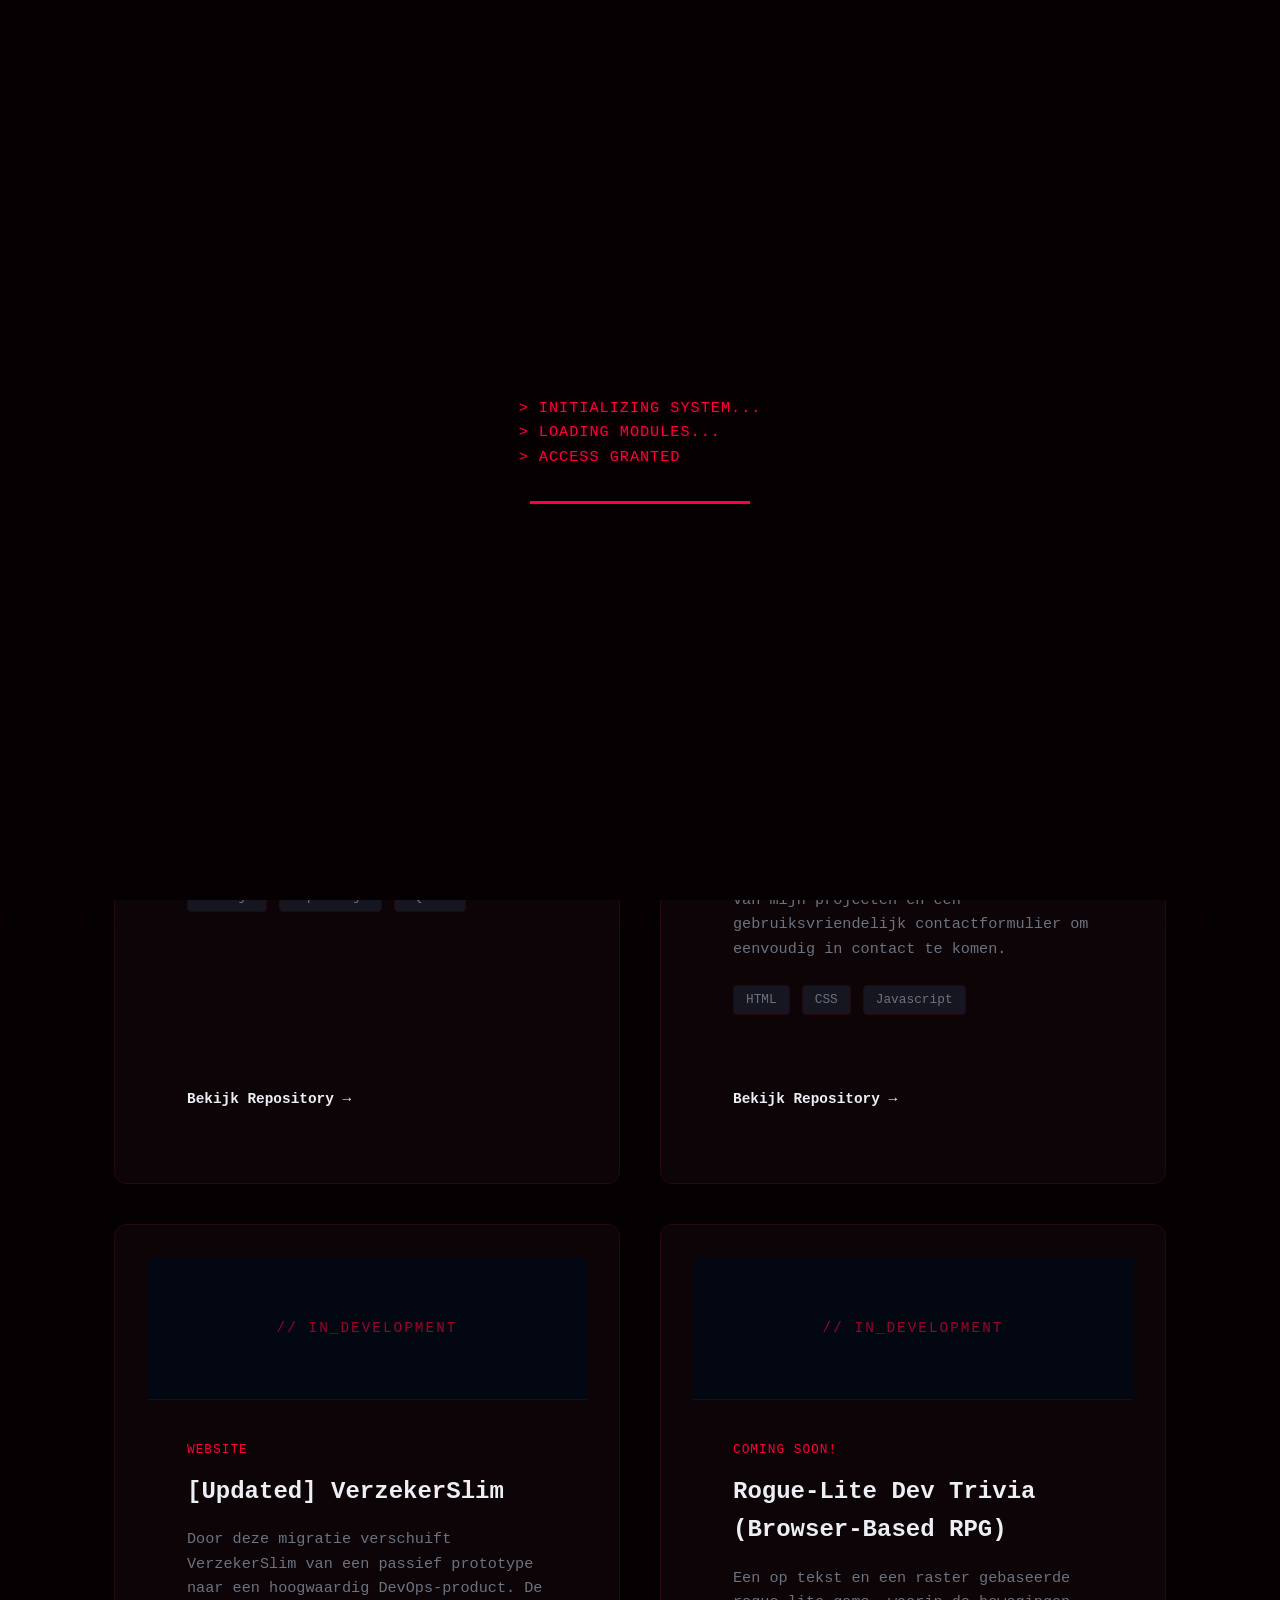
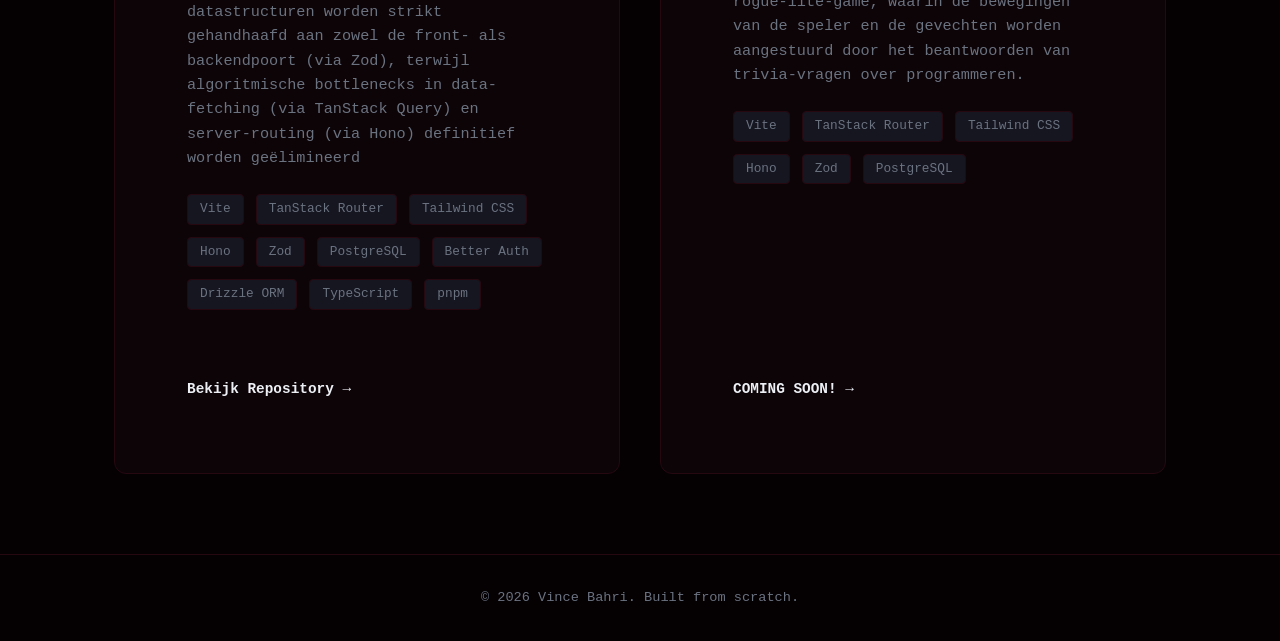
<file: work.html>
<!DOCTYPE html>
<html lang="nl">

<head>
    <title>Work • Vince Bahri</title>
    <meta name="description"
        content="Bekijk de projecten van Vince Bahri: webapplicaties gebouwd met moderne technologieën.">

    <link rel="icon" href="/img/favicon.png" sizes="32x32" />

    <meta property="og:type" content="website">
    <meta property="og:title" content="Work — Vince Bahri">
    <meta property="og:description"
        content="Bekijk projecten van Vince Bahri op het gebied van software security, testing en fullstack development.">
    <meta property="og:image" content="https://vincemarsidin.github.io/img/og-image.png">
    <meta property="og:image:width" content="1200">
    <meta property="og:image:height" content="630">

    <meta name="twitter:card" content="summary_large_image">
    <meta name="twitter:title" content="Work — Vince Bahri">
    <meta name="twitter:description"
        content="Bekijk projecten van Vince Bahri op het gebied van software security, testing en fullstack development.">
    <meta name="twitter:image" content="https://vincemarsidin.github.io/img/og-image.png">
    <meta name="twitter:image:width" content="1200">
    <meta name="twitter:image:height" content="630">

    <link rel="stylesheet" href="./css/main.css">
    <link rel="stylesheet" href="./css/work.css">
</head>

<body>
    <div id="scroll-progress"></div>
    <div class="bg-grid"></div>
    <div id="boot-screen">
        <div class="boot-content">
            <p class="boot-line" data-delay="0">&gt; INITIALIZING SYSTEM...</p>
            <p class="boot-line" data-delay="500">&gt; LOADING MODULES...</p>
            <p class="boot-line" data-delay="1000">&gt; ACCESS GRANTED</p>
        </div>
        <div class="boot-bar">
            <div class="boot-bar-fill"></div>
        </div>
    </div>

    <header class="header-nav">
        <div class="container nav-container">
            <a href="./index.html" class="logo">&lt; vince.dev /&gt;</a>

            <button class="menu-toggle" aria-label="Toggle navigatiemenu" aria-expanded="false">
                <span class="bar"></span>
                <span class="bar"></span>
                <span class="bar"></span>
            </button>

            <nav class="nav-menu">
                <ul class="nav-links">
                    <li><a href="./index.html">Home</a></li>
                    <li><a href="./about.html">About</a></li>
                    <li><a href="./work.html">Work</a></li>
                    <li><a href="./contact.html">Contact</a></li>
                </ul>
            </nav>
        </div>
    </header>

    <main class="container">

        <section class="hero-section">
            <div class="work-hero-layout">
                <div class="work-hero-text">
                    <h1 class="glitch" data-text="Mijn Projecten">Mijn <span>Projecten</span></h1>
                    <p class="hero-subtitle">Een selectie van academische projecten en technische tooling waaraan ik heb
                        gewerkt.</p>
                </div>

                <div class="terminal-widget">
                    <div class="terminal-header">
                        <span class="terminal-dot"></span>
                        <span class="terminal-dot"></span>
                        <span class="terminal-dot"></span>
                        <span class="terminal-title">access_terminal.exe</span>
                    </div>
                    <div class="terminal-body">
                        <p class="terminal-line">&gt; connecting to database<span class="dots"></span></p>
                        <p class="terminal-line">&gt; access: <span class="terminal-highlight">GRANTED</span></p>
                        <p class="terminal-line">&gt; loading projects<span class="dots"></span></p>
                        <p class="terminal-line terminal-cursor-line">&gt; <span class="term-cursor">▋</span></p>
                    </div>
                </div>
            </div>
        </section>

        <section class="project-wrapper">
            <p class="section-label">// 01 — Projecten</p>
            <div class="project-grid">
                <article class="project-card">
                    <div class="project-media">
                        <img src="./img/projects/verzekerslimv1.jpg" alt="VerzekerSlim interface" class="project-img"
                            loading="lazy">
                    </div>
                    <div class="project-content">
                        <span class="project-tag">Website</span>
                        <h3 class="project-title">VerzekerSlim</h3>
                        <p class="project-description">
                            VerzekerSlim is in de kern een onafhankelijke, digitale vergelijking- en beheersite voor de
                            Surinaamse verzekeringsmarkt...
                        </p>
                        <ul class="project-tech-list">
                            <li>HTML</li>
                            <li>CSS</li>
                            <li>Javascript</li>
                            <li>Prisma</li>
                            <li>Node.js</li>
                            <li>Express.js</li>
                            <li>SQLite</li>
                        </ul>
                        <a href="https://github.com/VinceMarsidin/verzeker-slim" class="project-link"
                            target="_blank">Bekijk Repository &rarr;</a>
                    </div>
                </article>

                <article class="project-card">
                    <div class="project-media">
                        <img src="./img/projects/portfolio.jpg" alt="Screenshot of the portfolio website"
                            class="project-img" loading="lazy">
                    </div>
                    <div class="project-content">
                        <span class="project-tag">Website</span>
                        <h3 class="project-title">Portfolio Website</h3>
                        <p class="project-description">
                            Dit portfolio is ontworpen als een gecentraliseerde hub om mijn professionele en academische
                            reis te presenteren. De website combineert een strak design met intuïtieve
                            functionaliteiten,
                            waaronder een interactieve tijdlijn, een overzicht van mijn projecten en een
                            gebruiksvriendelijk
                            contactformulier om eenvoudig in contact te komen.
                        </p>
                        <ul class="project-tech-list">
                            <li>HTML</li>
                            <li>CSS</li>
                            <li>Javascript</li>
                        </ul>
                        <a href="https://github.com/VinceMarsidin/vincemarsidin.github.io" class="project-link"
                            target="_blank">Bekijk Repository &rarr;</a>
                    </div>
                </article>

                <article class="project-card">
                    <div class="project-media project-media-placeholder">
                        <span class="placeholder-text">// IN_DEVELOPMENT</span>
                    </div>
                    <div class="project-content">
                        <span class="project-tag">Website</span>
                        <h3 class="project-title">[Updated] VerzekerSlim</h3>
                        <p class="project-description">
                            Door deze migratie verschuift VerzekerSlim van een passief prototype naar een hoogwaardig
                            DevOps-product. De datastructuren worden strikt gehandhaafd aan zowel de front- als
                            backendpoort
                            (via Zod), terwijl algoritmische bottlenecks in data-fetching (via TanStack Query) en
                            server-routing (via Hono) definitief worden geëlimineerd
                        </p>
                        <ul class="project-tech-list">
                            <li>Vite</li>
                            <li>TanStack Router</li>
                            <li>Tailwind CSS</li>
                            <li>Hono</li>
                            <li>Zod</li>
                            <li>PostgreSQL</li>
                            <li>Better Auth</li>
                            <li>Drizzle ORM</li>
                            <li>TypeScript</li>
                            <li>pnpm</li>
                        </ul>
                        <a href="https://github.com/VinceMarsidin/vincemarsidin.github.io" class="project-link"
                            target="_blank">Bekijk Repository &rarr;</a>
                    </div>
                </article>

                <article class="project-card">
                    <div class="project-media project-media-placeholder">
                        <span class="placeholder-text">// IN_DEVELOPMENT</span>
                    </div>
                    <div class="project-content">
                        <span class="project-tag">COMING SOON!</span>
                        <h3 class="project-title">Rogue-Lite Dev Trivia (Browser-Based RPG)</h3>
                        <p class="project-description">
                            Een op tekst en een raster gebaseerde rogue-lite-game, waarin de bewegingen van de speler en
                            de
                            gevechten worden aangestuurd door het beantwoorden van trivia-vragen over programmeren.
                        </p>
                        <ul class="project-tech-list">
                            <li>Vite</li>
                            <li>TanStack Router</li>
                            <li>Tailwind CSS</li>
                            <li>Hono</li>
                            <li>Zod</li>
                            <li>PostgreSQL</li>
                        </ul>
                        <a href="https://github.com/VinceMarsidin/" class="project-link" target="_blank">COMING SOON!
                            &rarr;</a>
                    </div>
                </article>
            </div>
        </section>
    </main>

    <footer>
        <div class="container">
            <p>&copy; 2026 Vince Bahri. Built from scratch.</p>
        </div>
    </footer>

    <button id="back-to-top" aria-label="Terug naar boven">
        <svg viewBox="0 0 24 24" fill="none" stroke="currentColor" stroke-width="2.5" stroke-linecap="round"
            stroke-linejoin="round">
            <path d="M12 19V5M5 12l7-7 7 7" />
        </svg>
    </button>

    <script src="./js/main.js"></script>

    <div id="easter-egg-modal" class="egg-modal">
        <div class="egg-modal-overlay"></div>
        <div class="egg-modal-content">
            <button id="egg-modal-close" class="egg-modal-close" aria-label="Sluiten">&times;</button>
            <p class="egg-modal-label">// ROOT ACCESS GRANTED</p>
            <div class="egg-modal-video-wrapper">
                <iframe id="egg-modal-iframe" src="" title="Easter egg video" frameborder="0"
                    allow="accelerometer; autoplay; clipboard-write; encrypted-media; gyroscope; picture-in-picture"
                    allowfullscreen>
                </iframe>
            </div>
        </div>
    </div>

</body>

</html>
</file>
<file: css/main.css>
:root {
    --bg-main: #050103;
    --bg-card: #0d0407;
    --accent: #ff003c;
    --accent-glow: rgba(255, 0, 60, 0.35);
    --accent-secondary: #ff5500;

    --text-main: #eceff4;
    --text-muted: #6b7280;
    --border: #260811;

    --font-code: 'Fira Code', 'Courier New', monospace;

    --max-width: 1100px;
}

*,
*::before,
*::after {
    box-sizing: border-box;
    margin: 0;
    padding: 0;
}

body {
    background-color: var(--bg-main);
    color: var(--text-main);
    font-family: var(--font-code);
    line-height: 1.6;
    overflow-x: hidden;

    background-image: radial-gradient(600px circle at var(--mouse-x, 0px) var(--mouse-y, 0px),
            rgba(255, 0, 60, 0.04) 0%,
            transparent 80%);
    background-attachment: fixed;
}

.container {
    width: 100%;
    max-width: var(--max-width);
    margin: 0 auto;
    padding: 0 1.5rem;
}

#boot-screen {
    position: fixed;
    top: 0;
    left: 0;
    width: 100%;
    height: 100%;
    background-color: var(--bg-main);
    z-index: 99999;
    display: flex;
    flex-direction: column;
    align-items: center;
    justify-content: center;
    gap: 2rem;
    transition: opacity 0.3s ease, visibility 0.3s ease;
}

#boot-screen.hidden {
    opacity: 0;
    visibility: hidden;
    pointer-events: none;
    transition: none;
}

.boot-content {
    font-family: var(--font-code);
    text-align: left;
}

.boot-line {
    color: var(--accent);
    font-size: 0.95rem;
    letter-spacing: 1px;
    opacity: 0;
    text-shadow: 0 0 8px var(--accent-glow);
    animation: boot-line-appear 0.3s ease forwards;
}

.boot-line:nth-child(1) {
    animation-delay: 0s;
}

.boot-line:nth-child(2) {
    animation-delay: 0.5s;
}

.boot-line:nth-child(3) {
    animation-delay: 1s;
}

.boot-bar {
    width: 220px;
    height: 3px;
    background-color: var(--border);
    overflow: hidden;
}

.boot-bar-fill {
    width: 0%;
    height: 100%;
    background-color: var(--accent);
    box-shadow: 0 0 8px var(--accent-glow);
    animation: boot-bar-load 1.5s ease forwards;
}

#scroll-progress {
    position: fixed;
    top: 0;
    left: 0;
    width: 0%;
    height: 3px;
    background-color: var(--accent);
    box-shadow: 0 0 8px var(--accent-glow);
    z-index: 100000;
    transition: width 0.1s ease-out;
}

#back-to-top {
    position: fixed;
    bottom: 2rem;
    right: 2rem;
    width: 46px;
    height: 46px;
    background-color: var(--bg-card);
    border: 1px solid var(--border);
    color: var(--accent);
    display: flex;
    align-items: center;
    justify-content: center;
    cursor: pointer;
    z-index: 500;
    opacity: 0;
    visibility: hidden;
    transform: translateY(10px);
    transition: opacity 0.3s ease, transform 0.3s ease, border-color 0.3s ease, box-shadow 0.3s ease;
}

#back-to-top.visible {
    opacity: 1;
    visibility: visible;
    transform: translateY(0);
}

#back-to-top:hover {
    border-color: var(--accent);
    box-shadow: 0 0 15px var(--accent-glow);
}

#back-to-top svg {
    width: 20px;
    height: 20px;
}

@media (max-width: 768px) {
    #back-to-top {
        bottom: 1.25rem;
        right: 1.25rem;
        width: 42px;
        height: 42px;
    }
}

.header-nav {
    border-bottom: 1px solid var(--border);
    background-color: rgba(5, 1, 3, 0.8);
    backdrop-filter: blur(12px);
    position: sticky;
    top: 0;
    z-index: 100;
}

.nav-container {
    display: flex;
    justify-content: space-between;
    align-items: center;
    height: 4.5rem;
}

.logo {
    font-family: var(--font-code);
    font-weight: 700;
    color: var(--accent);
    text-decoration: none;
    font-size: 1.25rem;
    white-space: nowrap;
}

.nav-links {
    display: flex;
    list-style: none;
    gap: 2rem;
}

.nav-links a {
    color: var(--text-muted);
    text-decoration: none;
    font-family: var(--font-code);
    font-size: 0.9rem;
    transition: color 0.2s ease;
}

.nav-links a:hover,
.nav-links a.active {
    color: var(--accent);
}

.nav-links a.active {
    text-shadow: 0 0 8px var(--accent-glow);
    border-bottom: 2px solid var(--accent);
    padding-bottom: 4px;
}

.menu-toggle {
    display: none;
    flex-direction: column;
    justify-content: space-between;
    width: 30px;
    height: 20px;
    background: transparent;
    border: none;
    cursor: pointer;
    padding: 0;
    z-index: 110;
}

.menu-toggle .bar {
    width: 100%;
    height: 2px;
    background-color: var(--accent);
    transition: all 0.3s cubic-bezier(0.175, 0.885, 0.32, 1.275);
    box-shadow: 0 0 5px var(--accent-glow);
}

@media (max-width: 768px) {
    .menu-toggle {
        display: flex;
    }

    .nav-menu {
        position: fixed;
        top: 0;
        right: 0;
        width: 100%;
        height: 100vh;
        background-color: rgba(5, 1, 3, 0.98);
        border-left: 1px solid var(--border);
        display: flex;
        justify-content: center;
        align-items: center;
        transition: transform 0.4s ease, opacity 0.3s ease;
        transform: translateY(-100%);
        opacity: 0;
        pointer-events: none;
        z-index: 105;
    }

    .nav-menu.active {
        transform: translateY(0);
        opacity: 1;
        pointer-events: auto;
    }

    .nav-links {
        flex-direction: column;
        align-items: center;
        gap: 3rem;
    }

    .nav-links a {
        font-size: 1.5rem;
        letter-spacing: 2px;
    }

    .menu-toggle.active .bar:nth-child(1) {
        transform: translateY(9px) rotate(45deg);
        background-color: var(--accent);
        box-shadow: 0 0 8px rgba(0, 240, 255, 0.5);
    }

    .menu-toggle.active .bar:nth-child(2) {
        opacity: 0;
        transform: translateX(-20px);
    }

    .menu-toggle.active .bar:nth-child(3) {
        transform: translateY(-9px) rotate(-45deg);
        background-color: var(--accent);
        box-shadow: 0 0 8px rgba(255, 0, 60, 0.5);
    }
}

.hero-layout {
    display: grid;
    grid-template-columns: 1.2fr 0.8fr;
    gap: 4rem;
    align-items: center;
    margin-bottom: 3rem;
}

.hero-section {
    padding: 5rem 0 3rem 0;
}

.hero-section h1 {
    font-size: clamp(1.75rem, 3.2vw, 2.75rem);
    margin-bottom: 1rem;
    white-space: nowrap;
}

h1 span,
.hero-section h1 span {
    color: var(--accent);
    text-shadow: 0 0 10px var(--accent-glow), 0 0 20px rgba(255, 0, 60, 0.2);
}

.hero-subtitle {
    font-size: 1.25rem;
    color: var(--text-muted);
    max-width: 600px;
}

.hero-subtitle.typing::after {
    content: "▋";
    color: var(--accent);
    animation: cursor-blink 0.8s step-end infinite;
    margin-left: 2px;
}

.hero-image-container {
    display: flex;
    justify-content: center;
    align-items: center;
    width: 100%;
}

.profile-frame {
    position: relative;
    width: 280px;
    height: 280px;
    background-color: var(--bg-card);
    border: 1px solid var(--border);
    border-radius: 0;
    box-shadow: 0 0 15px rgba(0, 0, 0, 0.5);
    transition: border-color 0.3s ease, box-shadow 0.3s ease;
}

.profile-frame:hover {
    border-color: var(--accent);
    box-shadow: 0 0 20px var(--accent-glow);
}

.profile-img {
    width: 100%;
    height: 100%;
    object-fit: cover;
    display: block;
    filter: grayscale(20%) contrast(110%);
    transition: filter 0.3s ease;
}

.profile-frame:hover .profile-img {
    filter: grayscale(0%) contrast(115%);
    transform: scale(1.03);
}

.profile-telemetry {
    position: absolute;
    bottom: 8px;
    left: 12px;
    font-family: var(--font-code);
    font-size: 0.7rem;
    color: #00ffcc;
    z-index: 10;
    opacity: 0.8;
    text-shadow: 0 0 8px rgba(255, 255, 255, 0.8),
        0 0 4px rgba(255, 255, 255, 0.9);

}

.overview-grid-wrapper,
.current-status-wrapper,
.project-wrapper,
.contact-row-wrapper {
    margin-bottom: 5rem;
}

.overview-grid {
    display: grid;
    grid-template-columns: repeat(auto-fit, minmax(300px, 1fr));
    gap: 2rem;
    margin-top: 2rem;
}

.tech-card,
.project-card,
.tech-form {
    background-color: var(--bg-card);
    border: 1px solid var(--border);
    padding: 2rem;
    border-radius: 0;
    transition: transform 0.2s ease, border-color 0.3s ease, box-shadow 0.3s ease;
}

.tech-card:hover,
.project-card:hover {
    transform: translateY(-4px);
    border-color: var(--accent);
    box-shadow: 0 0 15px rgba(255, 0, 60, 0.15);
    border-radius: 0 !important;
}

.card-title {
    color: var(--accent);
    font-family: var(--font-code);
    margin-bottom: 1rem;
}

.section-label {
    font-family: var(--font-code);
    color: var(--accent);
    font-size: 0.8rem;
    letter-spacing: 3px;
    text-transform: uppercase;
    margin-bottom: 1rem;
    opacity: 0.85;
    display: flex;
    align-items: center;
    gap: 0.75rem;
}

.section-label::after {
    content: '';
    flex-grow: 1;
    height: 1px;
    background: linear-gradient(90deg, var(--border), transparent);
}

.status-widget {
    background-color: var(--bg-card);
    border: 1px solid var(--border);
    padding: 1.5rem 2rem;
    display: flex;
    flex-direction: column;
    gap: 0.75rem;
}

.status-indicator {
    display: flex;
    align-items: center;
    gap: 0.6rem;
}

.status-dot {
    width: 8px;
    height: 8px;
    border-radius: 50%;
    background-color: #10b981;
    box-shadow: 0 0 8px #10b981;
    animation: status-pulse 2s ease-in-out infinite;
}

.status-text {
    font-family: var(--font-code);
    font-size: 0.75rem;
    letter-spacing: 2px;
    color: #10b981;
}

.status-detail {
    color: var(--text-muted);
    font-size: 0.95rem;
    line-height: 1.5;
}

.status-highlight {
    color: var(--text-main);
    font-weight: 500;
}

@keyframes status-pulse {

    0%,
    100% {
        opacity: 1;
        transform: scale(1);
    }

    50% {
        opacity: 0.5;
        transform: scale(0.85);
    }
}

.error-page {
    min-height: calc(100vh - 4.5rem - 100px);
    display: flex;
    align-items: center;
    justify-content: center;
    text-align: center;
}

.error-content {
    max-width: 500px;
}

.error-code {
    font-family: var(--font-code);
    color: var(--text-muted);
    font-size: 0.9rem;
    letter-spacing: 2px;
    margin-bottom: 1rem;
}

.error-content h1 {
    font-family: var(--font-code);
    font-size: 8rem;
    line-height: 1;
    color: var(--accent);
    text-shadow: 0 0 20px var(--accent-glow);
    margin-bottom: 1.5rem;
}

.error-message {
    font-family: var(--font-code);

    font-size: 1.1rem;
    margin-bottom: 2rem;
    line-height: 1.6;
}

.submit-btn {
    display: inline-block;
    background-color: transparent;
    border: 1px solid var(--accent);
    color: var(--accent);
    padding: 0.75rem 1.5rem;
    font-family: var(--font-code);
    font-size: 0.95rem;
    font-weight: 600;
    text-transform: uppercase;
    letter-spacing: 2px;
    text-decoration: none;
    cursor: pointer;
    transition: background-color 0.2s ease, color 0.2s ease, box-shadow 0.2s ease;
}

.submit-btn:hover {
    background-color: var(--accent);
    color: var(--bg-main);
    box-shadow: 0 0 15px var(--accent);
}

body::before {
    content: " ";
    display: block;
    position: fixed;
    top: 0;
    left: 0;
    bottom: 0;
    right: 0;
    background: linear-gradient(rgba(18, 16, 16, 0) 50%, rgba(0, 0, 0, 0.25) 50%),
        linear-gradient(90deg, rgba(255, 0, 0, 0.06), rgba(0, 255, 0, 0.02), rgba(0, 0, 255, 0.06));
    z-index: 9999;
    background-size: 100% 4px, 6px 100%;
    pointer-events: none;
    opacity: 0.45;
}

body::after {
    content: " ";
    display: block;
    position: fixed;
    top: 0;
    left: 0;
    bottom: 0;
    right: 0;
    background: radial-gradient(circle, transparent 60%, rgba(0, 0, 0, 0.4) 100%);
    z-index: 9998;
    pointer-events: none;
}

.bg-grid {
    position: fixed;
    top: -40px;
    left: -40px;
    width: calc(100% + 80px);
    height: calc(100% + 80px);
    background-image:
        linear-gradient(rgba(255, 0, 60, 0.03) 1px, transparent 1px),
        linear-gradient(90deg, rgba(255, 0, 60, 0.03) 1px, transparent 1px);
    background-size: 40px 40px;
    z-index: -1;
    animation: grid-drift 60s linear infinite;
    pointer-events: none;
}

@keyframes grid-drift {
    from {
        transform: translate(0, 0);
    }

    to {
        transform: translate(-40px, -40px);
    }
}

.easter-egg-active {
    animation: egg-flash 0.3s ease;
}

@keyframes egg-flash {

    0%,
    100% {
        filter: invert(0);
    }

    50% {
        filter: invert(1);
    }
}

.egg-modal {
    position: fixed;
    top: 0;
    left: 0;
    width: 100%;
    height: 100%;
    z-index: 200000;
    display: flex;
    align-items: center;
    justify-content: center;
    opacity: 0;
    visibility: hidden;
    transition: opacity 0.3s ease, visibility 0.3s ease;
}

.egg-modal.visible {
    opacity: 1;
    visibility: visible;
}

.egg-modal-overlay {
    position: absolute;
    top: 0;
    left: 0;
    width: 100%;
    height: 100%;
    background-color: rgba(5, 1, 3, 0.9);
    backdrop-filter: blur(6px);
}

.egg-modal-content {
    position: relative;
    width: 90%;
    max-width: 720px;
    background-color: var(--bg-card);
    border: 1px solid var(--accent);
    box-shadow: 0 0 40px var(--accent-glow);
    padding: 1.5rem;
    z-index: 1;
    transform: scale(0.95);
    transition: transform 0.3s ease;
}

.egg-modal.visible .egg-modal-content {
    transform: scale(1);
}

.egg-modal-close {
    position: absolute;
    top: 0.75rem;
    right: 0.75rem;
    background: transparent;
    border: 1px solid var(--border);
    color: var(--accent);
    width: 32px;
    height: 32px;
    font-size: 1.25rem;
    line-height: 1;
    cursor: pointer;
    transition: border-color 0.2s ease, box-shadow 0.2s ease;
}

.egg-modal-close:hover {
    border-color: var(--accent);
    box-shadow: 0 0 10px var(--accent-glow);
}

.egg-modal-label {
    font-size: 0.85rem;
    color: var(--accent);
    letter-spacing: 1px;
    text-shadow: 0 0 6px var(--accent-glow);
    margin-bottom: 1rem;
}

.egg-modal-video-wrapper {
    position: relative;
    width: 100%;
    padding-bottom: 56.25%;
    height: 0;
    overflow: hidden;
    border: 1px solid var(--border);
}

.egg-modal-video-wrapper iframe {
    position: absolute;
    top: 0;
    left: 0;
    width: 100%;
    height: 100%;
}

.glitch {
    position: relative;
}

.glitch::before,
.glitch::after {
    content: attr(data-text);
    position: absolute;
    top: 0;
    left: 0;
    width: 100%;
    height: 100%;
    background: var(--bg-main);
    overflow: hidden;
}

.glitch::before {
    left: 2px;
    text-shadow: -2px 0 #ff0055;
    animation: glitch-anim 5s infinite linear alternate-reverse;
}

.glitch::after {
    left: -2px;
    text-shadow: -2px 0 #00ffcc, 0 2px #00ffcc;
    animation: glitch-anim2 5s infinite linear alternate-reverse;
}

@keyframes glitch-anim {
    0% {
        clip-path: inset(20% 0 65% 0);
    }

    10% {
        clip-path: inset(50% 0 20% 0);
    }

    20% {
        clip-path: inset(5% 0 85% 0);
    }

    30% {
        clip-path: inset(70% 0 10% 0);
    }

    40% {
        clip-path: inset(35% 0 45% 0);
    }

    50% {
        clip-path: inset(80% 0 5% 0);
    }

    60% {
        clip-path: inset(10% 0 75% 0);
    }

    70% {
        clip-path: inset(60% 0 25% 0);
    }

    80% {
        clip-path: inset(2% 0 90% 0);
    }

    90% {
        clip-path: inset(90% 0 2% 0);
    }

    100% {
        clip-path: inset(25% 0 60% 0);
    }
}

@keyframes glitch-anim2 {
    0% {
        clip-path: inset(60% 0 20% 0);
    }

    11% {
        clip-path: inset(5% 0 80% 0);
    }

    22% {
        clip-path: inset(85% 0 5% 0);
    }

    33% {
        clip-path: inset(45% 0 40% 0);
    }

    44% {
        clip-path: inset(15% 0 70% 0);
    }

    55% {
        clip-path: inset(75% 0 10% 0);
    }

    66% {
        clip-path: inset(30% 0 55% 0);
    }

    77% {
        clip-path: inset(90% 0 2% 0);
    }

    88% {
        clip-path: inset(8% 0 85% 0);
    }

    100% {
        clip-path: inset(95% 0 2% 0);
    }
}

@keyframes boot-line-appear {
    from {
        opacity: 0;
        transform: translateY(4px);
    }

    to {
        opacity: 1;
        transform: translateY(0);
    }
}

@keyframes cursor-blink {

    from,
    to {
        opacity: 1;
    }

    50% {
        opacity: 0;
    }
}

@keyframes boot-bar-load {
    from {
        width: 0%;
    }

    to {
        width: 100%;
    }
}

footer {
    border-top: 1px solid var(--border);
    padding: 2rem 0;
    margin-top: 5rem;
    text-align: center;
    font-family: var(--font-code);
    font-size: 0.85rem;
    color: var(--text-muted);
}

@media (max-width: 768px) {
    .hero-layout {
        grid-template-columns: 1fr;
        gap: 2rem;
        text-align: center;
    }

    .hero-section {
        padding: 2rem 0;
    }

    .hero-section h1 {
        white-space: normal;
        font-size: clamp(1.5rem, 5vw, 2.25rem);
    }

    .profile-frame {
        width: clamp(180px, 60vw, 240px);
        height: clamp(180px, 60vw, 240px);
    }

    .nav-links {
        gap: 1rem;
    }

    .error-content h1 {
        font-size: 5rem;
    }
}
</file>
<file: css/about.css>
.about-layout {
    display: grid;
    grid-template-columns: 2fr 1fr;
    gap: 4rem;
    padding-top: 2rem;
}

.about-title {
    font-size: 3rem;
    margin-bottom: 2rem;
}

.about-title span {
    color: var(--accent);
    text-shadow: 0 0 15px var(--accent-glow);
}

.bio-banner {
    position: relative;
    width: 100%;
    height: 260px;
    margin-bottom: 2rem;
    background-color: var(--bg-card);
    border: 1px solid var(--border);
    overflow: hidden;
    box-shadow: 0 0 15px rgba(0, 0, 0, 0.5);
    transition: border-color 0.3s ease, box-shadow 0.3s ease;
}

.bio-banner:hover {
    border-color: var(--accent);
    box-shadow: 0 0 20px var(--accent-glow);
}

.bio-img {
    width: 100%;
    height: 100%;
    object-fit: cover;
    object-position: center 20%;
    filter: grayscale(20%) contrast(110%);
    transition: filter 0.3s ease, transform 0.3s ease;
}

.bio-banner:hover .bio-img {
    filter: grayscale(0%) contrast(115%);
    transform: scale(1.03);
}

.bio-telemetry {
    position: absolute;
    bottom: 10px;
    left: 14px;
    font-size: 0.7rem;
    color: var(--accent);
    text-shadow: 0 0 5px var(--accent-glow);
    opacity: 0.85;
}

@media (max-width: 900px) {
    .bio-banner {
        height: 200px;
    }
}

.bio-content p {
    color: var(--text-main);
    font-size: 1.05rem;
    margin-bottom: 1.5rem;
    text-align: justify;
}

.hobby-grid {
    display: grid;
    grid-template-columns: repeat(auto-fit, minmax(220px, 1fr));
    gap: 1.5rem;
    margin: 1.5rem 0 2.5rem 0;
}

.hobby-card {
    background-color: var(--bg-card);
    border: 1px solid var(--border);
    padding: 1.5rem;
    transition: border-color 0.3s ease, box-shadow 0.3s ease, transform 0.2s ease;
}

.hobby-card:hover {
    border-color: var(--accent);
    box-shadow: 0 0 15px rgba(255, 0, 60, 0.15);
    transform: translateY(-4px);
}

.hobby-icon {
    width: 32px;
    height: 32px;
    color: var(--accent);
    margin-bottom: 0.75rem;
    filter: drop-shadow(0 0 4px var(--accent-glow));
}

.hobby-card h4 {
    font-size: 1rem;
    color: var(--text-main);
    margin-bottom: 0.5rem;
}

.hobby-card p {
    color: var(--text-muted);
    font-size: 0.85rem;
    line-height: 1.5;
    text-align: left;
    margin-bottom: 0;
}

.sub-title {
    font-family: var(--font-code);
    color: var(--accent);
    font-size: 1.3rem;
    margin: 2.5rem 0 1rem 0;
}

.sidebar-section {
    display: flex;
    flex-direction: column;
    gap: 2.5rem;
}

.info-block {
    background-color: var(--bg-card);
    border: 1px solid var(--border);
    padding: 2rem;
    border-radius: 0;
}

.block-title {
    font-family: var(--font-code);
    color: var(--accent);
    font-size: 1.1rem;
    margin-bottom: 1.25rem;
    border-bottom: 1px solid var(--border);
    padding-bottom: 0.5rem;
}

.scanner-widget {
    display: flex;
    flex-direction: column;
    gap: 1rem;
}

.scanner-frame {
    position: relative;
    width: 100%;
    height: 70px;
    background-color: var(--bg-main);
    border: 1px solid var(--border);
    overflow: hidden;
}

.scanner-grid {
    position: absolute;
    inset: 0;
    background-image:
        linear-gradient(rgba(255, 0, 60, 0.08) 1px, transparent 1px),
        linear-gradient(90deg, rgba(255, 0, 60, 0.08) 1px, transparent 1px);
    background-size: 12px 12px;
}

.scanner-line {
    position: absolute;
    left: 0;
    width: 100%;
    height: 2px;
    background-color: var(--accent);
    box-shadow: 0 0 8px var(--accent-glow), 0 0 16px var(--accent-glow);
    animation: scan-move 2.5s ease-in-out infinite;
}

@keyframes scan-move {

    0%,
    100% {
        top: 4px;
        opacity: 0.9;
    }

    50% {
        top: calc(100% - 6px);
        opacity: 0.5;
    }
}

.scan-status {
    font-size: 0.75rem;
    color: var(--accent);
    letter-spacing: 1px;
    text-shadow: 0 0 5px var(--accent-glow);
}

.scan-dots::after {
    content: '';
    animation: scan-dots 1.4s steps(4, end) infinite;
}

@keyframes scan-dots {
    0% {
        content: '';
    }

    25% {
        content: '.';
    }

    50% {
        content: '..';
    }

    75% {
        content: '...';
    }
}

.scan-results {
    list-style: none;
    display: flex;
    flex-direction: column;
    gap: 0.6rem;
}

.scan-results li {
    font-size: 0.85rem;
    color: var(--text-muted);
    display: flex;
    align-items: center;
    gap: 0.6rem;
}

.scan-tag {
    font-size: 0.65rem;
    color: var(--accent);
    border: 1px solid var(--border);
    padding: 0.15rem 0.4rem;
    letter-spacing: 0.5px;
    flex-shrink: 0;
}

.cv-description {
    color: var(--text-muted);
    font-size: 0.85rem;
    margin-bottom: 1.25rem;
    line-height: 1.5;
}

.cv-btn {
    display: inline-flex;
    align-items: center;
    gap: 0.6rem;
    width: 100%;
    justify-content: center;
}

.cv-btn svg {
    width: 16px;
    height: 16px;
}

.timeline-item h4 {
    font-size: 1.1rem;
    color: var(--text-main);
}

.timeline-item .institution {
    font-family: var(--font-code);
    color: var(--accent);
    font-size: 0.9rem;
    margin: 0.25rem 0 0.75rem 0;
}

.timeline-item .details {
    color: var(--text-muted);
    font-size: 0.9rem;
}

.skills-list {
    list-style: none;
    display: flex;
    flex-direction: column;
    gap: 0.75rem;
}

.skills-list li {
    font-family: var(--font-code);
    font-size: 0.85rem;
    color: var(--text-muted);
    display: flex;
    align-items: center;
}

.skills-list li::before {
    content: "> ";
    color: var(--accent);
    font-weight: bold;
    margin-right: 0.5rem;
}

.timeline-section {
    margin-top: 3rem;
    grid-column: 1 / -1;
}

.timeline {
    position: relative;
    border-left: 2px solid var(--border);
    padding-left: 2rem;
    margin-left: 1rem;
    display: flex;
    flex-direction: column;
    gap: 2.5rem;
}

.timeline::before {
    content: '';
    position: absolute;
    left: -2px;
    top: 0;
    bottom: 0;
    width: 2px;
    background: linear-gradient(to bottom, var(--border), var(--accent), var(--border));
    box-shadow: 0 0 8px var(--accent-glow);
}

.timeline-item {
    position: relative;
}

.timeline-dot {
    position: absolute;
    left: calc(-2rem - 6px);
    top: 0.5rem;
    width: 10px;
    height: 10px;
    background-color: var(--bg-main);
    border: 2px solid var(--border);
    transition: all 0.3s ease;
}

.timeline-date {
    font-family: var(--font-code);
    color: var(--accent-secondary);
    font-size: 0.9rem;
    font-weight: bold;
    margin-bottom: 0.25rem;
}

.timeline-content {
    background-color: var(--bg-card);
    border: 1px solid var(--border);
    padding: 1.5rem;
    transition: border-color 0.3s ease, box-shadow 0.3s ease;
}

.timeline-content h3 {
    font-size: 1.25rem;
    color: var(--text-main);
}

.timeline-content .institution {
    font-family: var(--font-code);
    color: var(--text-muted);
    font-size: 0.85rem;
    margin-bottom: 0.75rem;
    text-transform: uppercase;
    letter-spacing: 1px;
}

.timeline-content p {
    color: var(--text-muted);
    font-size: 0.95rem;
    line-height: 1.5;
}

.timeline-media {
    width: 100%;
    height: 160px;
    margin-top: 1.25rem;
    border: 1px solid var(--border);
    background-color: #030712;
    overflow: hidden;
}

.timeline-img {
    width: 100%;
    height: 100%;
    object-fit: cover;
    filter: grayscale(30%) contrast(115%) brightness(95%);
    transition: filter 0.3s ease, transform 0.3s ease;
}

.timeline-item:hover .timeline-img {
    filter: grayscale(0%) contrast(115%) brightness(100%);
    transform: scale(1.03);
}

@media (max-width: 600px) {
    .timeline-media {
        height: 140px;
    }
}

.timeline-item:hover .timeline-content {
    border-color: var(--accent);
    box-shadow: 0 0 15px rgba(255, 0, 60, 0.1);
}

.timeline-item:hover .timeline-dot {
    background-color: var(--accent);
    border-color: var(--accent);
    box-shadow: 0 0 10px var(--accent);
}

.active-milestone .timeline-dot {
    background-color: var(--accent);
    border-color: var(--accent);
    box-shadow: 0 0 12px var(--accent);
    animation: pulse 2s infinite;
}

.active-milestone .timeline-content {
    border-color: rgba(255, 0, 60, 0.4);
}

.active-milestone .timeline-date {
    color: var(--accent);
    text-shadow: 0 0 5px var(--accent-glow);
}

.toast {
    position: fixed;
    bottom: 2rem;
    left: 50%;
    transform: translateX(-50%) translateY(20px);
    background-color: var(--bg-card);
    border: 1px solid var(--accent);
    padding: 0.85rem 1.5rem;
    display: flex;
    align-items: center;
    gap: 0.75rem;
    font-size: 0.85rem;
    letter-spacing: 0.5px;
    box-shadow: 0 0 20px var(--accent-glow);
    z-index: 600;
    opacity: 0;
    visibility: hidden;
    transition: opacity 0.4s ease, transform 0.4s ease, visibility 0.4s ease;
}

.toast.visible {
    opacity: 1;
    visibility: visible;
    transform: translateX(-50%) translateY(0);
}

.toast-icon {
    color: #10b981;
    font-weight: bold;
}

.toast-text {
    color: var(--text-main);
}

@media (max-width: 600px) {
    .toast {
        width: calc(100% - 2.5rem);
        left: 1.25rem;
        transform: translateY(20px);
        text-align: center;
    }

    .toast.visible {
        transform: translateY(0);
    }
}

@keyframes pulse {
    0% {
        box-shadow: 0 0 0 0 rgba(255, 0, 60, 0.7);
    }

    70% {
        box-shadow: 0 0 0 8px rgba(255, 0, 60, 0);
    }

    100% {
        box-shadow: 0 0 0 0 rgba(255, 0, 60, 0);
    }
}

@media (max-width: 900px) {
    .about-layout {
        grid-template-columns: 1fr;
        gap: 2.5rem;
    }

    .about-title {
        font-size: 2.5rem;
    }

    .timeline {
        padding-left: 1.5rem;
        margin-left: 0.5rem;
    }

    .timeline-dot {
        left: calc(-1.5rem - 6px);
    }
}
</file>
<file: css/contact.css>
.contact-layout {
    padding-top: 3rem;
    display: flex;
    flex-direction: column;
    gap: 4rem;
}

.contact-row {
    display: grid;
    grid-template-columns: 1.1fr 0.9fr;
    gap: 4rem;
    align-items: stretch;
}

.contact-title {
    font-size: clamp(1.75rem, 3.2vw, 2.75rem);
    margin-bottom: 1.5rem;
    font-weight: 700;
    white-space: nowrap;
}

.contact-title span {
    color: var(--accent);
    text-shadow: 0 0 10px var(--accent-glow);
}

.contact-subtitle {
    color: var(--text-muted);
    font-size: 1.05rem;
    margin-bottom: 2rem;
    max-width: 550px;
    line-height: 1.6;
}


.contact-media {
    position: relative;
    width: 100%;
    height: 160px;
    background-color: #030712;
    border: 1px solid var(--border);
    overflow: hidden;
    margin-bottom: 2.5rem;
    box-shadow: 0 4px 20px rgba(0, 0, 0, 0.4);
    transition: border-color 0.3s ease;
}

.contact-media:hover {
    border-color: var(--accent);
}

.contact-img {
    width: 100%;
    height: 100%;
    object-fit: cover;
    display: block;
    transition: filter 0.3s ease, transform 0.3s ease;
}

.contact-media:hover .contact-img {
    transform: scale(1.03);
}


.contact-telemetry {
    position: absolute;
    bottom: 8px;
    right: 12px;
    font-family: var(--font-code);
    font-size: 0.65rem;
    font-weight: bold;
    color: var(--accent);
    opacity: 0.7;
    z-index: 10;
    letter-spacing: 1px;
}


.info-channels {
    width: 100%;
}

.info-grid {
    display: grid;
    grid-template-columns: repeat(auto-fit, minmax(220px, 1fr));
    gap: 1.5rem 2rem;
}

.info-item {
    display: flex;
    flex-direction: column;
    gap: 0.25rem;
}

.info-label {
    font-family: var(--font-code);
    color: var(--accent);
    font-size: 0.8rem;
    text-transform: uppercase;
    letter-spacing: 1px;
}

.info-link {
    color: var(--text-main);
    text-decoration: none;
    font-size: 1.05rem;
    transition: color 0.2s ease, text-shadow 0.2s ease, padding-left 0.2s ease;
    align-self: flex-start;
}

.info-link:hover {
    color: var(--accent);
    text-shadow: 0 0 8px var(--accent-glow);
    padding-left: 4px;
}

.contact-picture-large {
    display: flex;
    width: 100%;
    min-height: 320px;
}

.cyber-image-frame {
    position: relative;
    width: 100%;
    height: 100%;
    background-color: #030712;
    border: 1px solid var(--border);
    overflow: hidden;
    box-shadow: 0 5px 25px rgba(0, 0, 0, 0.5);
    transition: border-color 0.3s ease, box-shadow 0.3s ease;
}

.cyber-image-frame:hover {
    border-color: var(--accent);
    box-shadow: 0 0 20px var(--accent-glow);
}

.cyber-img {
    width: 100%;
    height: 100%;
    object-fit: cover;
    display: block;
    transition: filter 0.4s ease, transform 0.4s ease;
}

.cyber-image-frame:hover .cyber-img {
    transform: scale(1.04);
}

.cyber-image-frame::after {
    content: '';
    position: absolute;
    top: 0;
    left: 0;
    width: 100%;
    height: 100%;
    mix-blend-mode: screen;
    opacity: 0.8;
    pointer-events: none;
    transition: opacity 0.3s ease;
}

.cyber-image-frame:hover::after {
    opacity: 0.35;
}

.cyber-image-telemetry {
    position: absolute;
    bottom: 12px;
    right: 16px;
    font-family: var(--font-code);
    font-size: 0.7rem;
    font-weight: bold;
    color: #00ffcc;
    z-index: 10;
    letter-spacing: 1.5px;
    text-shadow: 0 0 8px rgba(255, 255, 255, 0.8),
        0 0 4px rgba(255, 255, 255, 0.9);
}

.tech-form {
    display: flex;
    flex-direction: column;
    gap: 1.5rem;
}

.form-group {
    display: flex;
    flex-direction: column;
    gap: 0.5rem;
}

.form-group label {
    font-family: var(--font-code);
    font-size: 0.85rem;
    color: var(--text-muted);
}

.form-group input,
.form-group textarea {
    background-color: var(--bg-main);
    border: 1px solid var(--border);
    border-radius: 0;
    padding: 0.75rem 1rem;
    color: var(--text-main);
    font-size: 0.95rem;
    transition: border-color 0.2s ease, box-shadow 0.2s ease;
}

.form-group input:focus,
.form-group textarea:focus {
    outline: none;
    border-color: var(--accent);
    box-shadow: 0 0 8px var(--accent-glow);
}

.submit-btn {
    background-color: transparent;
    border: 1px solid var(--accent);
    color: var(--accent);
    padding: 0.75rem 1.5rem;
    font-family: var(--font-code);
    font-size: 0.95rem;
    font-weight: 600;
    text-transform: uppercase;
    letter-spacing: 2px;
    border-radius: 0;
    cursor: pointer;
    transition: background-color 0.2s ease, color 0.2s ease, box-shadow 0.2s ease, transform 0.1s ease;
    align-self: flex-start;
    margin-top: 0.5rem;
}

.submit-btn:hover {
    background-color: var(--accent);
    color: var(--bg-main);
    box-shadow: 0 0 15px var(--accent);
}

.submit-btn:active {
    transform: scale(0.98);
}

.form-status-message {
    font-family: var(--font-code);
    font-size: 0.85rem;
    margin-top: 0.5rem;
}

.form-status-message.success {
    color: #10b981;
}

@media (max-width: 900px) {
    .contact-dashboard {
        gap: 2.5rem;
    }

    .contact-row {
        grid-template-columns: 1fr;
        gap: 2.5rem;
    }

    .contact-title {
        white-space: normal;
        font-size: clamp(1.5rem, 5vw, 2.25rem);
    }

    .contact-picture-large {
        min-height: 240px;
        height: 240px;
    }

    .contact-form-container {
        padding: 2rem 1.5rem;
    }


}
</file>
<file: css/work.css>
.work-hero-layout {
    display: flex;
    justify-content: space-between;
    align-items: flex-start;
    gap: 2rem;
    flex-wrap: wrap;
}

.terminal-widget {
    width: 280px;
    flex-shrink: 0;
    background-color: var(--bg-card);
    border: 1px solid var(--border);
    box-shadow: 0 0 20px rgba(0, 0, 0, 0.5);
    overflow: hidden;
}

.terminal-header {
    display: flex;
    align-items: center;
    gap: 0.4rem;
    padding: 0.6rem 0.8rem;
    background-color: var(--bg-main);
    border-bottom: 1px solid var(--border);
}

.terminal-dot {
    width: 8px;
    height: 8px;
    border-radius: 50%;
    background-color: var(--border);
}

.terminal-dot:first-child {
    background-color: var(--accent);
}

.terminal-title {
    margin-left: 0.5rem;
    font-size: 0.7rem;
    color: var(--text-muted);
}

.terminal-body {
    padding: 1rem;
}

.terminal-line {
    font-size: 0.75rem;
    color: var(--text-muted);
    margin-bottom: 0.5rem;
    opacity: 0;
    animation: terminal-line-in 0.4s ease forwards;
}

.terminal-line:nth-child(1) {
    animation-delay: 0.2s;
}

.terminal-line:nth-child(2) {
    animation-delay: 0.9s;
}

.terminal-line:nth-child(3) {
    animation-delay: 1.4s;
}

.terminal-line:nth-child(4) {
    animation-delay: 2.1s;
}

@keyframes terminal-line-in {
    from {
        opacity: 0;
        transform: translateY(4px);
    }

    to {
        opacity: 1;
        transform: translateY(0);
    }
}

.terminal-highlight {
    color: #10b981;
    text-shadow: 0 0 6px rgba(16, 185, 129, 0.5);
}

.dots::after {
    content: '';
    animation: scan-dots 1.2s steps(4, end) infinite;
}

@keyframes scan-dots {
    0% {
        content: '';
    }

    25% {
        content: '.';
    }

    50% {
        content: '..';
    }

    75% {
        content: '...';
    }
}

.term-cursor {
    color: var(--accent);
    animation: cursor-blink 0.8s step-end infinite;
}

@media (max-width: 768px) {
    .work-hero-layout {
        flex-direction: column;
        align-items: center;
        text-align: center;
    }

    .terminal-widget {
        width: 100%;
        max-width: 320px;
    }
}

.project-grid {
    display: grid;
    grid-template-columns: repeat(auto-fit, minmax(450px, 1fr));
    gap: 2.5rem;
    margin-top: 1rem;
}

.project-card {
    background-color: var(--bg-card);
    border: 1px solid var(--border);
    border-radius: 12px;
    overflow: hidden;
    display: flex;
    flex-direction: column;
    transition: border-color 0.3s ease, box-shadow 0.3s ease;
}

.project-card:hover {
    border-color: var(--accent);
    box-shadow: 0 10px 30px rgba(0, 240, 255, 0.05);
}

.project-content {
    padding: 2.5rem;
    display: flex;
    flex-direction: column;
    height: 100%;
}

.project-tag {
    font-family: var(--font-code);
    color: var(--accent);
    font-size: 0.8rem;
    text-transform: uppercase;
    letter-spacing: 1px;
    margin-bottom: 0.75rem;
    display: inline-block;
}

.project-title {
    font-size: 1.5rem;
    margin-bottom: 1rem;
    color: var(--text-main);
}

.project-description {
    color: var(--text-muted);
    font-size: 0.95rem;
    margin-bottom: 1.5rem;
}

.project-tech-list {
    display: flex;
    flex-wrap: wrap;
    gap: 0.75rem;
    list-style: none;
    margin-bottom: 2rem;
}

.project-tech-list li {
    font-family: var(--font-code);
    font-size: 0.8rem;
    background-color: rgba(30, 41, 59, 0.5);
    padding: 0.25rem 0.75rem;
    border-radius: 4px;
    color: var(--text-muted);
    border: 1px solid var(--border);
}

.project-link {
    color: var(--text-main);
    text-decoration: none;
    font-family: var(--font-code);
    font-size: 0.9rem;
    font-weight: 600;
    transition: color 0.2s ease, padding-left 0.2s ease;
    align-self: flex-start;
    margin-top: auto;
}

.project-link:hover {
    color: var(--accent);
    padding-left: 5px;
}

.project-media {
    position: relative;
    width: 100%;
    height: 180px;
    background-color: #030712;
    border-bottom: 1px solid var(--border);
    overflow: hidden;
}

.project-img {
    width: 100%;
    height: 100%;
    object-fit: cover;
    filter: grayscale(30%) contrast(115%) brightness(90%);
    transition: filter 0.3s ease, transform 0.3s ease;
}

.project-card:hover .project-img {
    filter: grayscale(0%) contrast(115%) brightness(100%);
    transform: scale(1.04);
}

.project-media-placeholder {
    display: flex;
    align-items: center;
    justify-content: center;
}

.placeholder-text {
    font-size: 0.9rem;
    color: var(--accent);
    letter-spacing: 2px;
    opacity: 0.6;
}

@media (max-width: 768px) {
    .project-media {
        height: 150px;
    }
}

@media (max-width: 768px) {
    .project-grid {
        grid-template-columns: 1fr;
        gap: 1.5rem;
    }

    .project-content {
        padding: 1.75rem;
    }
}
</file>
